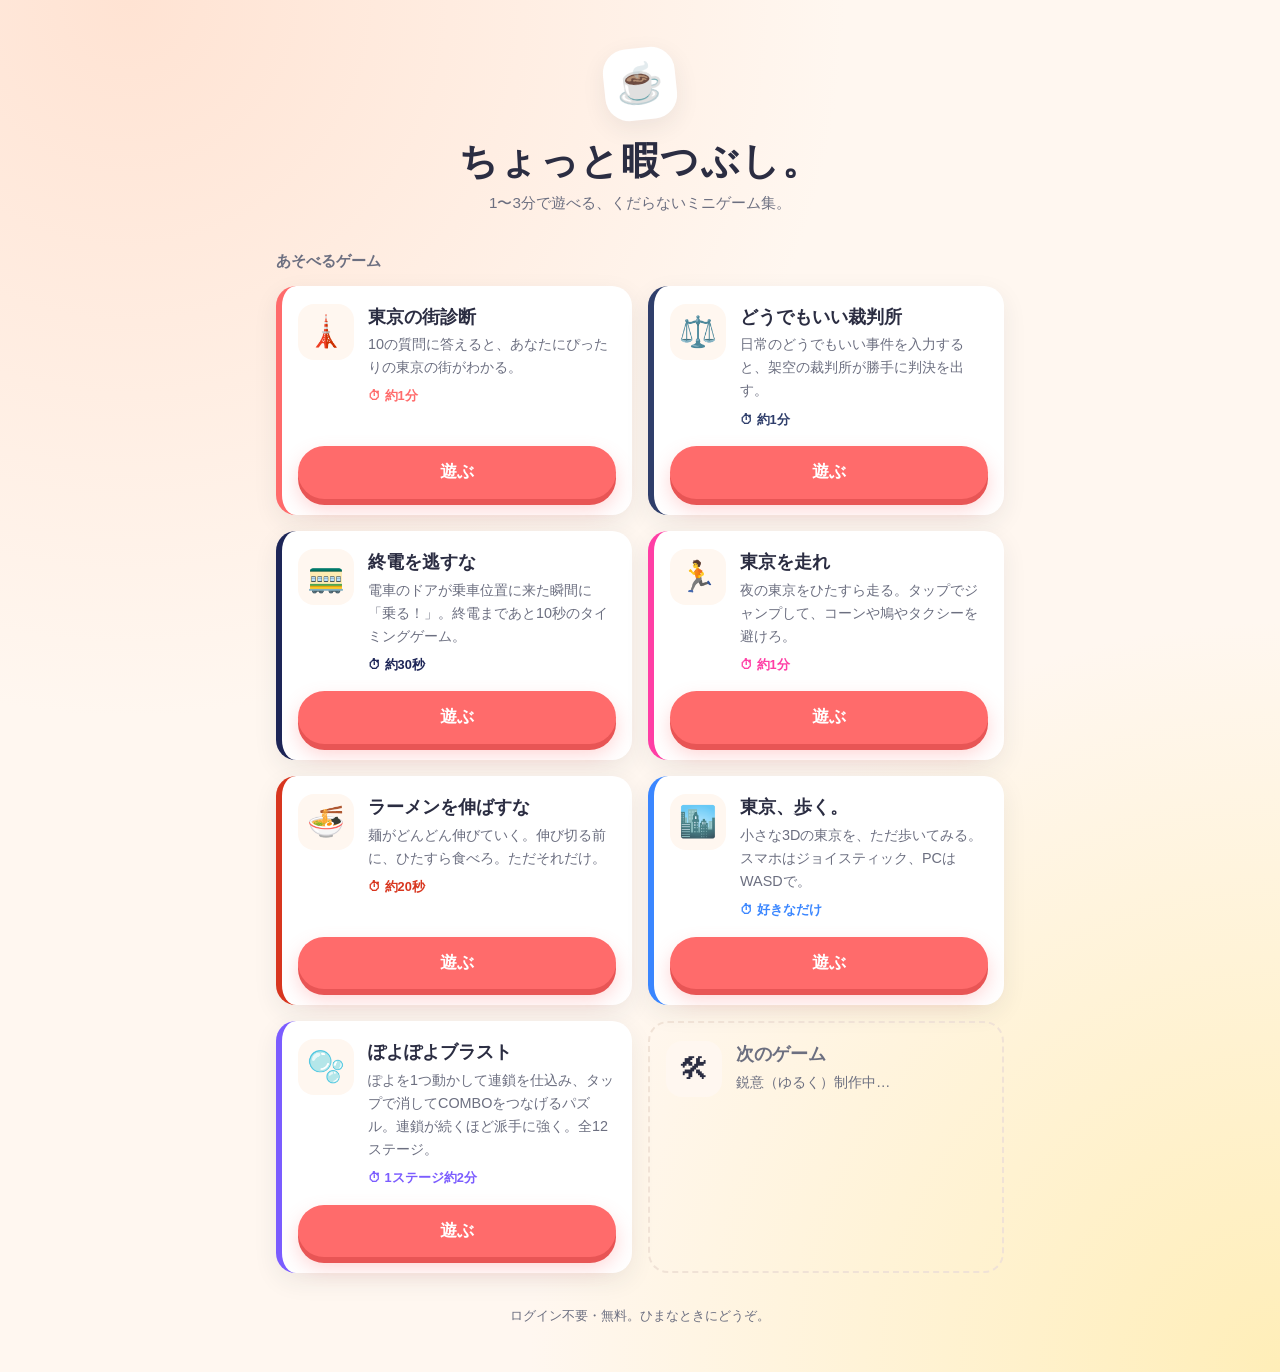
<file: index.html>
<!DOCTYPE html>
<html lang="ja">
<head>
  <meta charset="UTF-8">
  <meta name="viewport" content="width=device-width, initial-scale=1, viewport-fit=cover">
  <meta name="theme-color" content="#ff6b6b">
  <meta name="description" content="1〜3分で遊べる、くだらないミニゲーム集。">
  <title>ちょっと暇つぶし。</title>
  <link rel="icon" href="data:image/svg+xml,<svg xmlns='http://www.w3.org/2000/svg' viewBox='0 0 100 100'><text y='.9em' font-size='90'>☕</text></svg>">
  <link rel="stylesheet" href="assets/common.css">
  <link rel="stylesheet" href="assets/top.css">
</head>
<body>
  <main class="page">
    <header class="top-hero">
      <div class="top-logo" aria-hidden="true">☕</div>
      <h1 class="top-title">ちょっと暇つぶし。</h1>
      <p class="top-sub">1〜3分で遊べる、くだらないミニゲーム集。</p>
    </header>

    <section aria-labelledby="games-title">
      <h2 id="games-title" class="section-title">あそべるゲーム</h2>
      <ul id="game-list" class="game-list"></ul>
      <noscript>
        <p class="disclaimer">このサイトを遊ぶには JavaScript を有効にしてください。</p>
      </noscript>
    </section>

    <footer class="top-footer">
      <p>ログイン不要・無料。ひまなときにどうぞ。</p>
    </footer>
  </main>

  <script src="assets/games.js"></script>
  <script>
    (() => {
      const list = document.getElementById("game-list");

      GAMES.forEach((game, i) => {
        const li = document.createElement("li");
        li.className = "game-card";
        li.style.setProperty("--card-color", game.color);
        li.style.animationDelay = i * 80 + "ms";

        const icon = document.createElement("div");
        icon.className = "game-icon";
        icon.setAttribute("aria-hidden", "true");
        icon.textContent = game.emoji;

        const body = document.createElement("div");
        body.className = "game-body";

        const title = document.createElement("h3");
        title.className = "game-title";
        title.textContent = game.title;

        const desc = document.createElement("p");
        desc.className = "game-desc";
        desc.textContent = game.description;

        const meta = document.createElement("p");
        meta.className = "game-meta";
        meta.textContent = "⏱ " + game.time;

        const play = document.createElement("a");
        play.className = "btn btn-primary game-play";
        play.href = game.href;
        play.textContent = "遊ぶ";
        play.setAttribute("aria-label", game.title + "を遊ぶ");

        body.append(title, desc, meta);
        li.append(icon, body, play);
        list.appendChild(li);
      });

      const soon = document.createElement("li");
      soon.className = "game-card is-soon";
      soon.innerHTML = '<div class="game-icon" aria-hidden="true">🛠</div>' +
        '<div class="game-body"><h3 class="game-title">次のゲーム</h3>' +
        '<p class="game-desc">鋭意（ゆるく）制作中…</p></div>';
      list.appendChild(soon);
    })();
  </script>
</body>
</html>
</file>
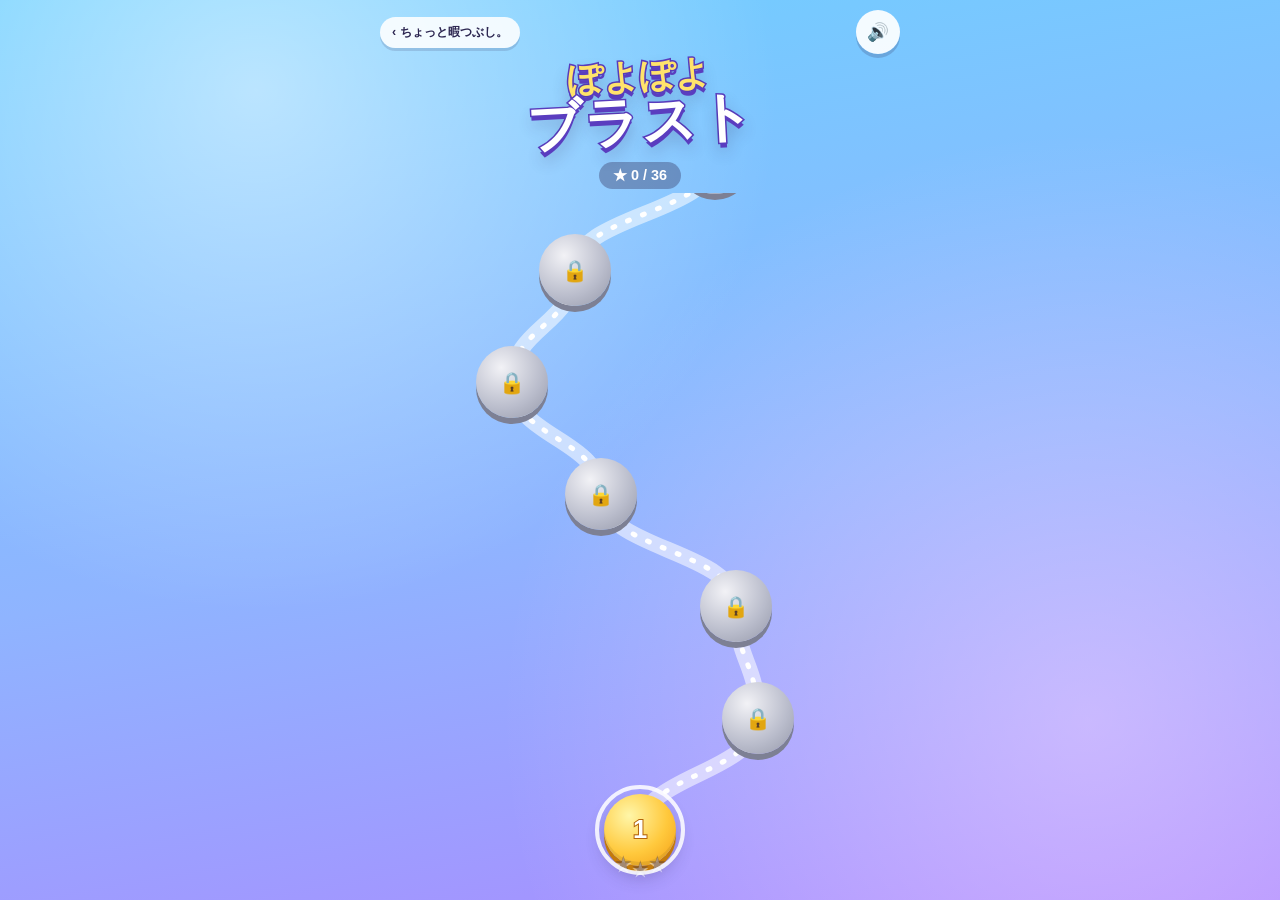
<file: games/blast/index.html>
<!DOCTYPE html>
<html lang="ja">
<head>
  <meta charset="UTF-8">
  <meta name="viewport" content="width=device-width, initial-scale=1, viewport-fit=cover, user-scalable=no">
  <meta name="theme-color" content="#5ec8ff">
  <meta name="description" content="同じ色のぽよをタップして消す、カラフルなパズル。ロケット・ボム・レインボーで、まとめて吹き飛ばそう。">
  <title>ぽよぽよブラスト｜ちょっと暇つぶし。</title>
  <link rel="icon" href="data:image/svg+xml,<svg xmlns='http://www.w3.org/2000/svg' viewBox='0 0 100 100'><text y='.9em' font-size='90'>🫧</text></svg>">
  <link rel="stylesheet" href="style.css">
</head>
<body class="pb-body">
  <div class="pb-app" id="pb-app" data-screen="map">
    <!-- 背景：空と、ふわふわ上がる泡 -->
    <div class="pb-bg" aria-hidden="true">
      <i></i><i></i><i></i><i></i><i></i><i></i><i></i><i></i>
    </div>

    <!-- ===== ステージ選択（マップ） ===== -->
    <section class="pb-map" id="pb-map" aria-label="ステージ選択">
      <header class="pb-topbar">
        <a class="pb-chip" href="../../">‹ ちょっと暇つぶし。</a>
        <button class="pb-icon-btn pb-sound-btn" type="button" aria-label="音のオン・オフ">🔊</button>
      </header>
      <h1 class="pb-logo"><span class="pb-logo-1">ぽよぽよ</span><span class="pb-logo-2">ブラスト</span></h1>
      <p class="pb-total" id="pb-total">★ 0 / 30</p>
      <div class="pb-path-scroll" id="pb-path-scroll">
        <div class="pb-path" id="pb-path">
          <svg class="pb-path-line" id="pb-path-line" aria-hidden="true"></svg>
        </div>
      </div>
    </section>

    <!-- ===== ゲーム ===== -->
    <section class="pb-game" id="pb-game" aria-label="パズル">
      <header class="pb-hud">
        <div class="pb-moves" aria-live="polite">
          <span class="pb-moves-label">手数</span>
          <b class="pb-moves-num" id="pb-moves">20</b>
        </div>
        <div class="pb-goals" id="pb-goals" aria-label="目標"></div>
        <button class="pb-icon-btn pb-pause-btn" id="pb-pause" type="button" aria-label="一時停止">
          <span></span><span></span>
        </button>
      </header>
      <div class="pb-scorebar" aria-hidden="true">
        <div class="pb-scorefill" id="pb-scorefill"></div>
        <i class="pb-scorestar" id="pb-star1">★</i>
        <i class="pb-scorestar" id="pb-star2">★</i>
        <i class="pb-scorestar" id="pb-star3">★</i>
        <span class="pb-scoretext" id="pb-score">0</span>
      </div>
      <div class="pb-board-wrap" id="pb-board-wrap">
        <canvas class="pb-canvas" id="pb-canvas" aria-label="パズルの盤面"></canvas>
      </div>
      <p class="pb-level-label" id="pb-level-label">ステージ 1</p>
    </section>

    <!-- ===== ステージ開始 ===== -->
    <div class="pb-modal" id="pb-start" role="dialog" aria-modal="true" aria-labelledby="pb-start-title">
      <div class="pb-card">
        <button class="pb-close" type="button" data-close aria-label="閉じる">×</button>
        <h2 class="pb-card-title" id="pb-start-title">ステージ 1</h2>
        <p class="pb-card-sub">目標</p>
        <div class="pb-goal-list" id="pb-start-goals"></div>
        <p class="pb-start-moves">手数 <b id="pb-start-moves">20</b></p>
        <p class="pb-tip" id="pb-start-tip"></p>
        <div class="pb-start-stars" id="pb-start-stars"></div>
        <button class="pb-btn pb-btn-go" id="pb-start-go" type="button">スタート</button>
      </div>
    </div>

    <!-- ===== クリア ===== -->
    <div class="pb-modal" id="pb-win" role="dialog" aria-modal="true" aria-labelledby="pb-win-title">
      <div class="pb-card pb-card-win">
        <div class="pb-ribbon" id="pb-win-title">ステージクリア！</div>
        <div class="pb-stars" id="pb-win-stars">
          <i class="pb-star" data-n="1">★</i><i class="pb-star pb-star-mid" data-n="2">★</i><i class="pb-star" data-n="3">★</i>
        </div>
        <p class="pb-win-score"><span>SCORE</span><b id="pb-win-score">0</b></p>
        <p class="pb-win-best" id="pb-win-best"></p>
        <button class="pb-btn pb-btn-go" id="pb-win-next" type="button">つぎへ ▶</button>
        <div class="pb-btn-row">
          <button class="pb-btn pb-btn-sub" id="pb-win-retry" type="button">もう一度</button>
          <button class="pb-btn pb-btn-sub" id="pb-win-map" type="button">マップ</button>
        </div>
      </div>
    </div>

    <!-- ===== 手数切れ ===== -->
    <div class="pb-modal" id="pb-lose" role="dialog" aria-modal="true" aria-labelledby="pb-lose-title">
      <div class="pb-card">
        <h2 class="pb-card-title" id="pb-lose-title">手数がなくなった…</h2>
        <p class="pb-card-sub">のこりの目標</p>
        <div class="pb-goal-list" id="pb-lose-goals"></div>
        <button class="pb-btn pb-btn-plus" id="pb-lose-continue" type="button">＋5手でつづける <small>（1回だけ）</small></button>
        <button class="pb-btn pb-btn-go" id="pb-lose-retry" type="button">もう一度</button>
        <button class="pb-btn pb-btn-sub pb-btn-wide" id="pb-lose-map" type="button">マップへ</button>
      </div>
    </div>

    <!-- ===== 一時停止 ===== -->
    <div class="pb-modal" id="pb-pausemenu" role="dialog" aria-modal="true" aria-labelledby="pb-pause-title">
      <div class="pb-card">
        <h2 class="pb-card-title" id="pb-pause-title">ひとやすみ</h2>
        <button class="pb-btn pb-btn-go" id="pb-resume" type="button">つづける</button>
        <button class="pb-btn pb-btn-sub pb-btn-wide" id="pb-restart" type="button">やりなおす</button>
        <button class="pb-btn pb-btn-sub pb-btn-wide" id="pb-tomap" type="button">マップへ</button>
        <button class="pb-btn pb-btn-sub pb-btn-wide pb-sound-btn" type="button">🔊 音：オン</button>
      </div>
    </div>

    <!-- 画面切りかえの丸いワイプ -->
    <div class="pb-wipe" id="pb-wipe" aria-hidden="true"></div>
  </div>

  <script src="engine.js"></script>
  <script src="levels.js"></script>
  <script src="app.js"></script>
</body>
</html>
</file>
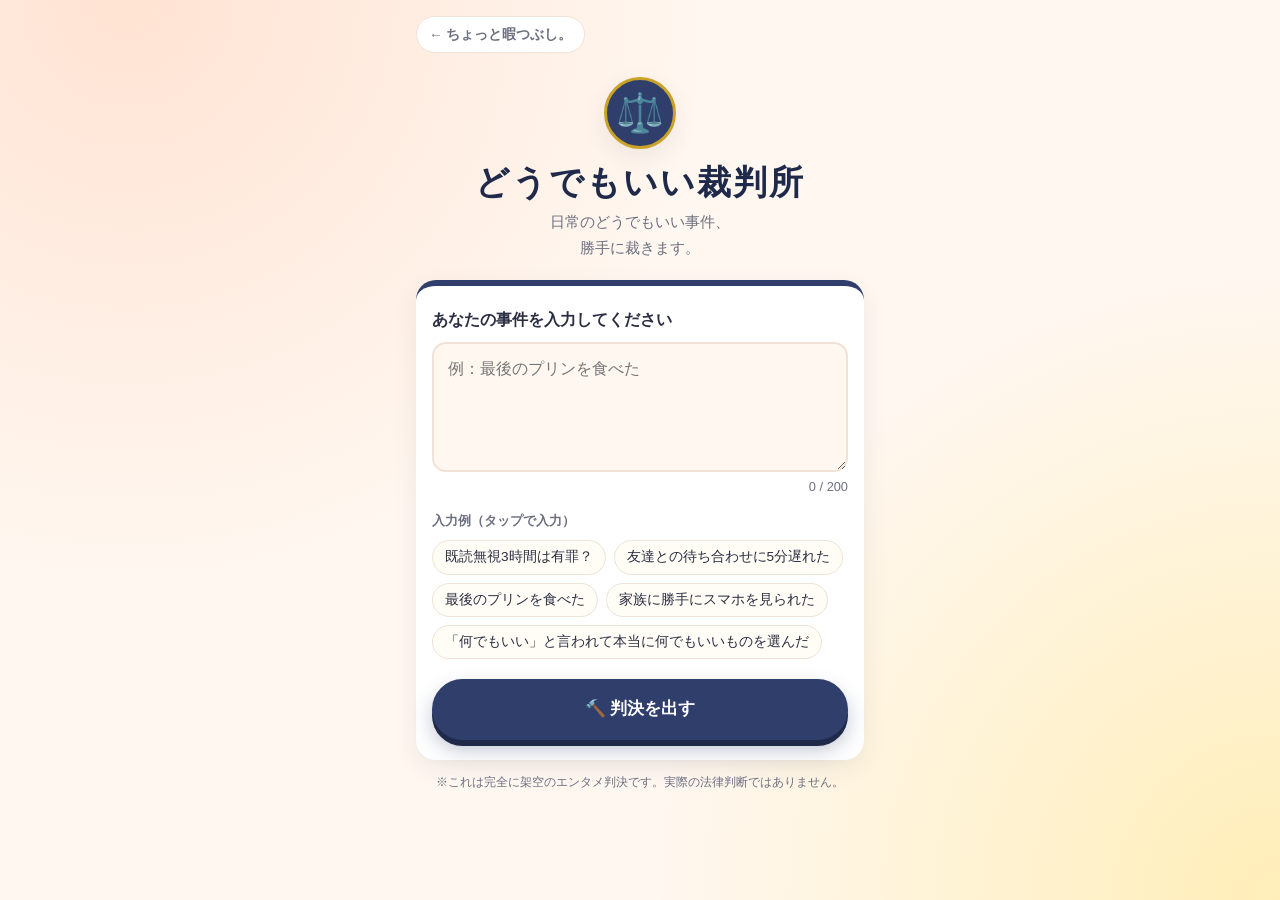
<file: games/court/index.html>
<!DOCTYPE html>
<html lang="ja">
<head>
  <meta charset="UTF-8">
  <meta name="viewport" content="width=device-width, initial-scale=1, viewport-fit=cover">
  <meta name="theme-color" content="#2f3e6b">
  <meta name="description" content="日常のどうでもいい事件を入力すると、架空の裁判所が勝手に判決を出してくれるミニゲーム。">
  <title>どうでもいい裁判所｜ちょっと暇つぶし。</title>
  <link rel="icon" href="data:image/svg+xml,<svg xmlns='http://www.w3.org/2000/svg' viewBox='0 0 100 100'><text y='.9em' font-size='90'>⚖️</text></svg>">
  <link rel="stylesheet" href="../../assets/common.css">
  <link rel="stylesheet" href="style.css">
</head>
<body>
  <main class="page">
    <nav class="site-nav" aria-label="サイト">
      <a href="../../">← ちょっと暇つぶし。</a>
    </nav>

    <!-- 入力画面 -->
    <section id="screen-input" class="screen is-active" aria-labelledby="court-title">
      <header class="court-hero">
        <div class="court-emblem" aria-hidden="true">⚖️</div>
        <h1 id="court-title" class="court-title">どうでもいい裁判所</h1>
        <p class="court-sub">日常のどうでもいい事件、<br>勝手に裁きます。</p>
      </header>

      <form id="case-form" class="case-card" novalidate>
        <label for="case-text" class="case-label">あなたの事件を入力してください</label>
        <textarea id="case-text" class="case-text" rows="4" maxlength="200"
          placeholder="例：最後のプリンを食べた"></textarea>
        <div class="case-meta">
          <p id="case-error" class="case-error" role="alert"></p>
          <p class="case-count"><span id="case-count">0</span> / 200</p>
        </div>

        <p class="examples-label">入力例（タップで入力）</p>
        <ul id="examples" class="examples"></ul>

        <button id="btn-judge" class="btn btn-court" type="submit">🔨 判決を出す</button>
      </form>

      <p class="disclaimer">※これは完全に架空のエンタメ判決です。実際の法律判断ではありません。</p>
    </section>

    <!-- 審理中画面 -->
    <section id="screen-loading" class="screen" aria-live="polite">
      <div class="loading">
        <div class="loading-gavel" aria-hidden="true">🔨</div>
        <p class="loading-title">静粛に！</p>
        <p class="loading-text">ただいま審理中です…</p>
      </div>
    </section>

    <!-- 判決画面 -->
    <section id="screen-result" class="screen" aria-live="polite">
      <article id="verdict-card" class="verdict-card">
        <header class="verdict-head">
          <p id="v-caseno" class="verdict-caseno"></p>
          <h2 class="verdict-title">判　決</h2>
        </header>

        <dl class="verdict-facts">
          <div><dt>事件名</dt><dd id="v-case"></dd></div>
          <div><dt>被告</dt><dd id="v-defendant"></dd></div>
          <div><dt>罪名</dt><dd id="v-crime"></dd></div>
        </dl>

        <div class="verdict-stamp-wrap">
          <p id="v-stamp" class="verdict-stamp"></p>
        </div>

        <div class="guilt">
          <div class="guilt-head">
            <span>有罪度</span>
            <span class="guilt-num"><span id="v-guilt">0</span>%</span>
          </div>
          <div class="guilt-bar" role="progressbar" aria-valuemin="0" aria-valuemax="100" aria-valuenow="0" aria-label="有罪度">
            <div id="v-guilt-fill" class="guilt-fill"></div>
          </div>
          <div class="guilt-scale" aria-hidden="true"><span>無罪</span><span>グレー</span><span>有罪</span></div>
        </div>

        <section class="verdict-block">
          <h3>主文</h3>
          <p id="v-main"></p>
        </section>

        <section class="verdict-block">
          <h3>判決理由</h3>
          <ol id="v-reasons" class="verdict-reasons"></ol>
        </section>

        <section class="judge-comment">
          <div class="judge-face" aria-hidden="true">🦉</div>
          <div class="judge-bubble">
            <p class="judge-name">裁判長からの一言</p>
            <p id="v-comment"></p>
          </div>
        </section>
      </article>

      <div class="result-actions">
        <button id="btn-share" class="btn btn-court" type="button">この判決をシェアする</button>
        <button id="btn-again" class="btn btn-secondary" type="button">別の事件を裁く</button>
        <a class="btn btn-secondary" href="../../">ほかのゲームで遊ぶ</a>
      </div>

      <p class="disclaimer">※これは完全に架空のエンタメ判決です。実際の法律判断ではありません。</p>
      <p id="share-toast" class="toast" role="status"></p>
    </section>
  </main>

  <script src="../../assets/share.js"></script>
  <script src="rules.js"></script>
  <script src="judge.js"></script>
  <script src="app.js"></script>
</body>
</html>
</file>
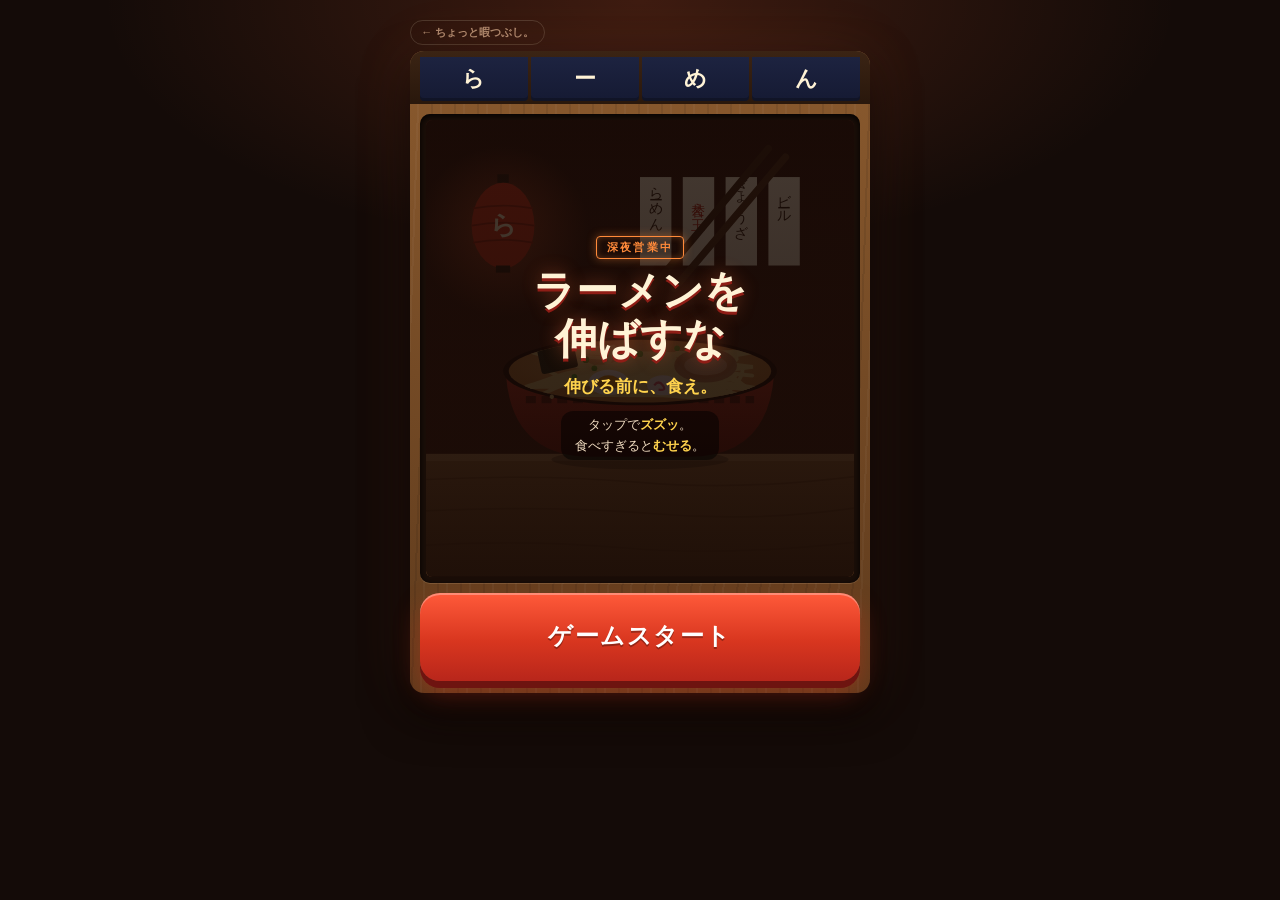
<file: games/ramen/index.html>
<!DOCTYPE html>
<html lang="ja">
<head>
  <meta charset="UTF-8">
  <meta name="viewport" content="width=device-width, initial-scale=1, viewport-fit=cover">
  <meta name="theme-color" content="#140b08">
  <meta name="description" content="ラーメンの麺がどんどん伸びる。伸び切る前に、ひたすら食べる。ただそれだけのミニゲーム。">
  <title>ラーメンを伸ばすな｜ちょっと暇つぶし。</title>
  <link rel="icon" href="data:image/svg+xml,<svg xmlns='http://www.w3.org/2000/svg' viewBox='0 0 100 100'><text y='.9em' font-size='90'>🍜</text></svg>">
  <link rel="stylesheet" href="../../assets/common.css">
  <link rel="stylesheet" href="style.css">
</head>
<body>
  <main class="ramen-app" id="app" data-state="start">
    <nav class="site-nav" aria-label="サイト">
      <a href="../../">← ちょっと暇つぶし。</a>
    </nav>

    <div class="shop">
      <!-- 暖簾 -->
      <header class="noren">
        <h1 class="sr-only" id="game-title">ラーメンを伸ばすな</h1>
        <span class="noren-cloth" aria-hidden="true">ら</span>
        <span class="noren-cloth" aria-hidden="true">ー</span>
        <span class="noren-cloth" aria-hidden="true">め</span>
        <span class="noren-cloth" aria-hidden="true">ん</span>
      </header>

      <!-- 木枠のゲーム画面 -->
      <div class="frame">
        <div class="screen" id="screen">
          <svg class="scene" id="scene" viewBox="0 0 300 320" preserveAspectRatio="xMidYMid slice" aria-hidden="true">
            <defs>
              <linearGradient id="wall" x1="0" y1="0" x2="0" y2="1">
                <stop offset="0" stop-color="#2a130d"/>
                <stop offset="1" stop-color="#4a2216"/>
              </linearGradient>
              <radialGradient id="lantern-glow">
                <stop offset="0" stop-color="#ff6a3a" stop-opacity="0.55"/>
                <stop offset="1" stop-color="#ff6a3a" stop-opacity="0"/>
              </radialGradient>
              <linearGradient id="wood" x1="0" y1="0" x2="0" y2="1">
                <stop offset="0" stop-color="#b9824a"/>
                <stop offset="1" stop-color="#8a5a2e"/>
              </linearGradient>
              <linearGradient id="bowl" x1="0" y1="0" x2="0" y2="1">
                <stop offset="0" stop-color="#d23a2a"/>
                <stop offset="1" stop-color="#8f1d16"/>
              </linearGradient>
              <radialGradient id="soup" cx="0.5" cy="0.4">
                <stop offset="0" stop-color="#f2c27a"/>
                <stop offset="1" stop-color="#cf8a42"/>
              </radialGradient>
              <clipPath id="bowl-top"><ellipse cx="150" cy="176" rx="92" ry="22"/></clipPath>
            </defs>

            <!-- 壁・お品書き・提灯 -->
            <rect width="300" height="240" fill="url(#wall)"/>
            <g class="menu-tags">
              <rect x="150" y="40" width="22" height="62" fill="#f4ecd6"/><text x="161" y="56" font-size="10" text-anchor="middle" writing-mode="tb" fill="#2a1a10">らーめん</text>
              <rect x="180" y="40" width="22" height="62" fill="#f4ecd6"/><text x="191" y="56" font-size="10" text-anchor="middle" writing-mode="tb" fill="#b8261b">替え玉</text>
              <rect x="210" y="40" width="22" height="62" fill="#f4ecd6"/><text x="221" y="56" font-size="10" text-anchor="middle" writing-mode="tb" fill="#2a1a10">ぎょうざ</text>
              <rect x="240" y="40" width="22" height="62" fill="#f4ecd6"/><text x="251" y="56" font-size="10" text-anchor="middle" writing-mode="tb" fill="#2a1a10">ビール</text>
            </g>
            <circle cx="54" cy="78" r="60" fill="url(#lantern-glow)" class="lantern-glow"/>
            <g class="lantern">
              <rect x="50" y="38" width="8" height="6" fill="#2a1a10"/>
              <ellipse cx="54" cy="74" rx="22" ry="30" fill="#d8361f"/>
              <path d="M33 62 Q54 58 75 62 M32 74 Q54 70 76 74 M33 86 Q54 82 75 86" stroke="#9d2414" stroke-width="1.2" fill="none"/>
              <text x="54" y="80" font-size="18" font-weight="800" text-anchor="middle" fill="#fff3d0">ら</text>
              <rect x="49" y="102" width="10" height="5" fill="#2a1a10"/>
            </g>

            <!-- カウンター -->
            <rect x="0" y="236" width="300" height="84" fill="url(#wood)"/>
            <path d="M0 252 Q80 248 150 254 T300 250 M0 274 Q90 270 160 276 T300 272 M0 298 Q70 294 140 300 T300 296" stroke="#7a4c24" stroke-width="1.2" fill="none" opacity="0.6"/>
            <rect x="0" y="234" width="300" height="5" fill="#d9a46a"/>

            <!-- どんぶり -->
            <g class="bowl" id="bowl">
              <ellipse cx="150" cy="238" rx="62" ry="7" fill="#000" opacity="0.3"/>
              <path d="M56 178 Q60 236 116 236 L184 236 Q240 236 244 178 Z" fill="url(#bowl)"/>
              <path d="M70 196 L230 196" stroke="#1a0b08" stroke-width="5" stroke-dasharray="7 4" opacity="0.55"/>
              <ellipse cx="150" cy="176" rx="96" ry="24" fill="#1a0b08"/>
              <ellipse cx="150" cy="176" rx="92" ry="22" fill="url(#soup)"/>
              <g clip-path="url(#bowl-top)">
                <g id="bowl-noodles" class="bowl-noodles"></g>
                <!-- 具 -->
                <rect x="78" y="146" width="26" height="30" rx="2" fill="#1d2a1a" transform="rotate(-12 91 161)"/>
                <ellipse cx="196" cy="172" rx="22" ry="12" fill="#c98a5a"/>
                <ellipse cx="196" cy="172" rx="15" ry="7" fill="#e7b48a"/>
                <ellipse cx="128" cy="184" rx="14" ry="9" fill="#fff"/>
                <ellipse cx="128" cy="184" rx="8" ry="5" fill="#f2a01e"/>
                <ellipse cx="166" cy="186" rx="11" ry="7" fill="#fbf4f4"/>
                <path d="M160 186 q3 -4 6 0 t-3 3" stroke="#e8577a" stroke-width="1.6" fill="none"/>
                <g fill="#5fae3b"><circle cx="112" cy="168" r="2.4"/><circle cx="118" cy="174" r="2"/><circle cx="150" cy="164" r="2.2"/><circle cx="176" cy="160" r="2"/><circle cx="104" cy="180" r="2"/></g>
              </g>
            </g>

            <!-- 伸びてあふれた麺（どんぶりのふちから垂れて、カウンターに広がる） -->
            <g id="overflow" class="overflow"></g>

            <!-- 湯気 -->
            <g class="steam" id="steam">
              <path d="M120 150 q-8 -14 0 -26 t0 -26" />
              <path d="M150 146 q-8 -14 0 -26 t0 -26" />
              <path d="M180 150 q-8 -14 0 -26 t0 -26" />
            </g>

            <!-- 箸と持ち上げた麺 -->
            <g class="chopsticks" id="chopsticks">
              <g class="lifted">
                <path d="M164 112 q-6 20 0 34 t0 30" />
                <path d="M170 112 q6 20 0 34 t0 30" />
                <path d="M176 112 q-5 20 0 34 t0 30" />
              </g>
              <path d="M240 20 L160 116" stroke="#3b2414" stroke-width="5" stroke-linecap="round"/>
              <path d="M252 26 L174 118" stroke="#4a2e1a" stroke-width="5" stroke-linecap="round"/>
            </g>
          </svg>

          <!-- HUD -->
          <div class="hud">
            <div class="gauge">
              <p class="gauge-head"><span>伸び具合</span><span class="gauge-num"><span id="stretch-num">0</span>%</span></p>
              <div class="gauge-bar" role="progressbar" aria-label="麺の伸び具合" aria-valuemin="0" aria-valuemax="100" aria-valuenow="0" id="gauge-bar">
                <div class="gauge-fill" id="gauge-fill"></div>
              </div>
            </div>
            <p class="score"><span class="score-label">SCORE</span><span id="score">0</span></p>
          </div>
          <p class="mood" id="mood" role="status"></p>
          <div class="pops" id="pops" aria-hidden="true"></div>
          <p class="countdown" id="countdown" aria-hidden="true"></p>

          <!-- タイトル -->
          <section class="overlay overlay-start" aria-labelledby="game-title">
            <p class="ov-kicker">深夜営業中</p>
            <p class="ov-title">ラーメンを<br>伸ばすな</p>
            <p class="ov-lead">伸びる前に、食え。</p>
            <p class="ov-hint">タップで<b>ズズッ</b>。<br>食べすぎると<b>むせる</b>。</p>
          </section>

          <!-- 結果 -->
          <section class="overlay overlay-result" aria-live="polite">
            <div class="result">
              <p class="r-title">🍜 のびました。</p>
              <p class="r-score"><span id="result-score">0</span><small>POINT</small></p>
              <p class="r-eaten">麺を<b><span id="result-eaten">0</span>%</b>食べました。</p>
              <p class="r-extra" id="result-extra"></p>
              <p class="r-quip" id="result-quip"></p>
            </div>
          </section>
        </div>
      </div>

      <!-- 操作 -->
      <div class="counter-deck">
        <button id="btn-start" class="ramen-btn btn-start" type="button">ゲームスタート</button>
        <button id="btn-eat" class="ramen-btn btn-eat" type="button">
          <span class="mouth-fill" id="mouth-fill" aria-hidden="true"></span>
          <span class="eat-label" id="eat-label">🍜 食べる！</span>
        </button>
        <button id="btn-retry" class="ramen-btn btn-retry" type="button" disabled>もう一回食べる</button>
      </div>
    </div>

    <div class="sub-actions">
      <a id="btn-share-x" class="sub-btn btn-x" href="#" target="_blank" rel="noopener">𝕏 結果をシェア</a>
      <button id="btn-share-native" class="sub-btn" type="button" hidden>ほかのアプリでシェア</button>
      <a class="sub-btn" href="../../">ほかのゲームで遊ぶ</a>
    </div>
  </main>

  <script src="engine.js"></script>
  <script src="app.js"></script>
</body>
</html>
</file>
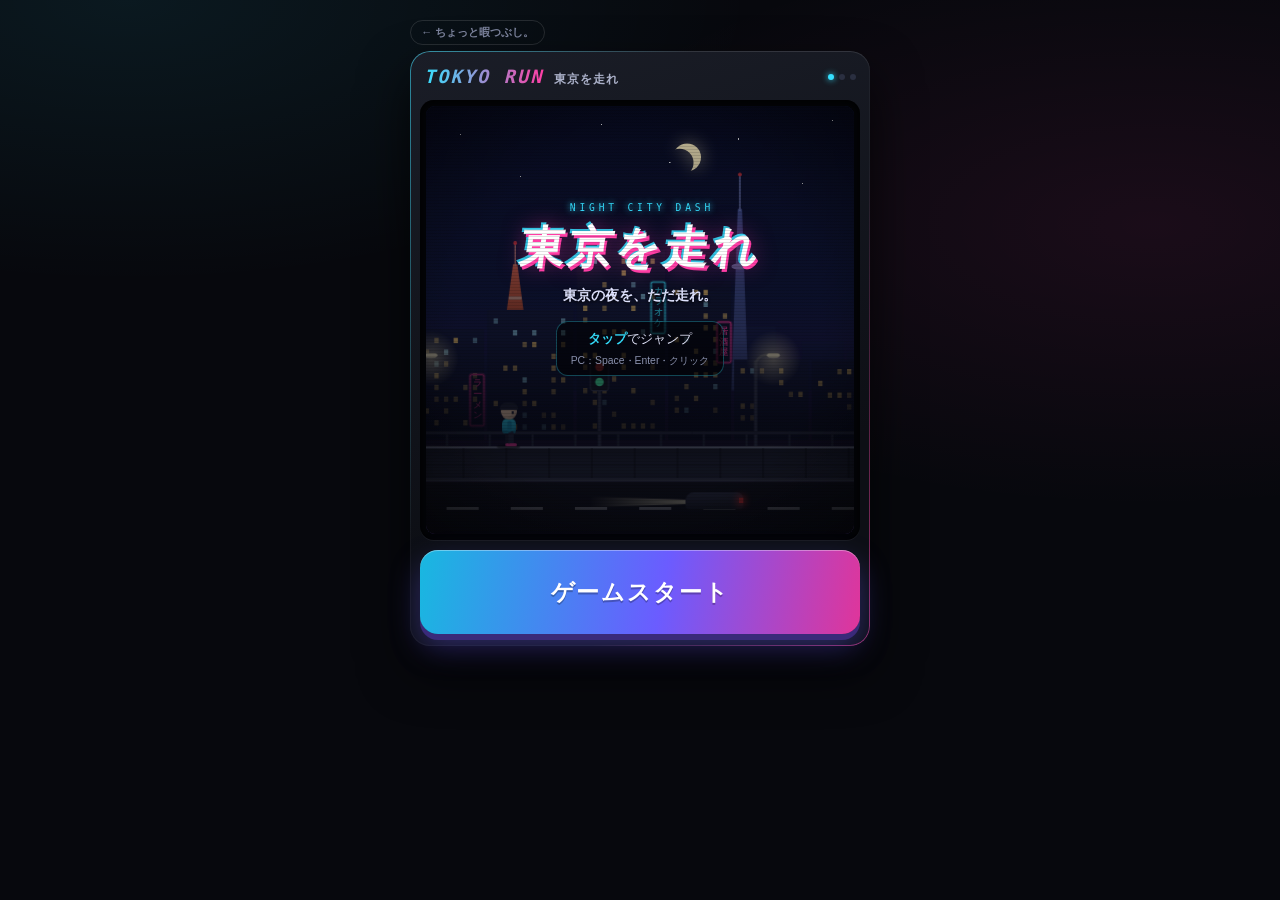
<file: games/tokyo-run/index.html>
<!DOCTYPE html>
<html lang="ja">
<head>
  <meta charset="UTF-8">
  <meta name="viewport" content="width=device-width, initial-scale=1, viewport-fit=cover">
  <meta name="theme-color" content="#07080d">
  <meta name="description" content="夜の東京をひたすら走る。タップでジャンプして、コーンや鳩やタクシーを避ける横スクロールアクション。">
  <title>東京を走れ｜ちょっと暇つぶし。</title>
  <link rel="icon" href="data:image/svg+xml,<svg xmlns='http://www.w3.org/2000/svg' viewBox='0 0 100 100'><text y='.9em' font-size='90'>🏃</text></svg>">
  <link rel="stylesheet" href="../../assets/common.css">
  <link rel="stylesheet" href="style.css">
</head>
<body>
  <main class="run-app" id="app" data-state="start">
    <nav class="site-nav" aria-label="サイト">
      <a href="../../">← ちょっと暇つぶし。</a>
    </nav>

    <div class="machine">
      <!-- ヘッダー -->
      <header class="machine-head">
        <h1 class="machine-title" id="game-title"><span class="mt-en">TOKYO RUN</span><span class="mt-ja">東京を走れ</span></h1>
        <span class="machine-dots" aria-hidden="true"><i></i><i></i><i></i></span>
      </header>

      <!-- ゲーム画面 -->
      <div class="screen-frame">
        <div class="screen" id="screen">
          <div class="world" id="world" aria-hidden="true">
            <div class="sky">
              <div class="stars"></div>
              <div class="moon"></div>
            </div>
            <div class="layer layer-far" id="layer-far"></div>
            <div class="layer layer-mid" id="layer-mid"></div>
            <div class="street-shade"></div>
            <div class="layer layer-near" id="layer-near"></div>
            <div class="sidewalk"><div class="sidewalk-tiles" id="sidewalk"></div></div>
            <div class="road">
              <div class="road-lines" id="road-lines"></div>
              <div class="car" id="car"><i class="car-light"></i><i class="car-body"></i><i class="car-tail"></i></div>
            </div>
            <div class="obstacles" id="obstacles"></div>
            <div class="runner" id="runner">
              <div class="runner-shadow"></div>
              <div class="runner-body">
                <i class="leg leg-back"></i>
                <i class="arm arm-back"></i>
                <i class="torso"></i>
                <i class="leg leg-front"></i>
                <i class="head"></i>
                <i class="arm arm-front"></i>
              </div>
            </div>
            <div class="fx" id="fx"></div>
          </div>

          <!-- HUD -->
          <div class="hud" aria-hidden="true">
            <p class="hud-score"><span class="hud-label">SCORE</span><span id="hud-score">0000</span></p>
            <p class="hud-dist"><span id="hud-dist">0</span>m</p>
          </div>
          <p class="speed-up" id="speed-up" aria-hidden="true">SPEED UP!</p>
          <p class="countdown" id="countdown" aria-hidden="true"></p>
          <div class="crash-flash" aria-hidden="true"></div>

          <!-- 画面内：タイトル -->
          <section class="overlay overlay-start" aria-labelledby="game-title">
            <p class="ov-kicker">NIGHT CITY DASH</p>
            <p class="ov-title">東京を走れ</p>
            <p class="ov-lead">東京の夜を、ただ走れ。</p>
            <p class="ov-hint">
              <span><b>タップ</b>でジャンプ</span>
              <span class="ov-pc">PC：Space・Enter・クリック</span>
            </p>
          </section>

          <!-- 画面内：一時停止 -->
          <section class="overlay overlay-pause">
            <p class="ov-title small">PAUSE</p>
            <p class="ov-lead">まもなく再開します</p>
          </section>

          <!-- 画面内：結果 -->
          <section class="overlay overlay-result" aria-live="polite">
            <div class="result" id="result">
              <p class="r-over">GAME OVER</p>
              <p class="r-dist">東京を<br><b><span id="result-dist">0</span>m</b><br>走りました。</p>
              <p class="r-score"><span class="r-label">SCORE</span><span id="result-score">0</span></p>
              <p class="r-quip" id="result-quip"></p>
            </div>
          </section>

          <div class="scanlines" aria-hidden="true"></div>
        </div>
      </div>

      <!-- 操作エリア -->
      <div class="controls">
        <button id="btn-start" class="run-btn btn-start" type="button">ゲームスタート</button>
        <p class="tap-zone" aria-hidden="true"><span>TAP TO JUMP</span></p>
        <button id="btn-retry" class="run-btn btn-retry" type="button" disabled>もう一回走る</button>
      </div>
    </div>

    <!-- 結果画面のサブボタン -->
    <div class="sub-actions">
      <a id="btn-share-x" class="sub-btn btn-x" href="#" target="_blank" rel="noopener">𝕏 結果をシェア</a>
      <button id="btn-share-native" class="sub-btn" type="button" hidden>ほかのアプリでシェア</button>
      <a class="sub-btn" href="../../">ほかのゲームで遊ぶ</a>
    </div>

    <p class="sr-only" id="sr-status" role="status"></p>
  </main>

  <script src="engine.js"></script>
  <script src="app.js"></script>
</body>
</html>
</file>
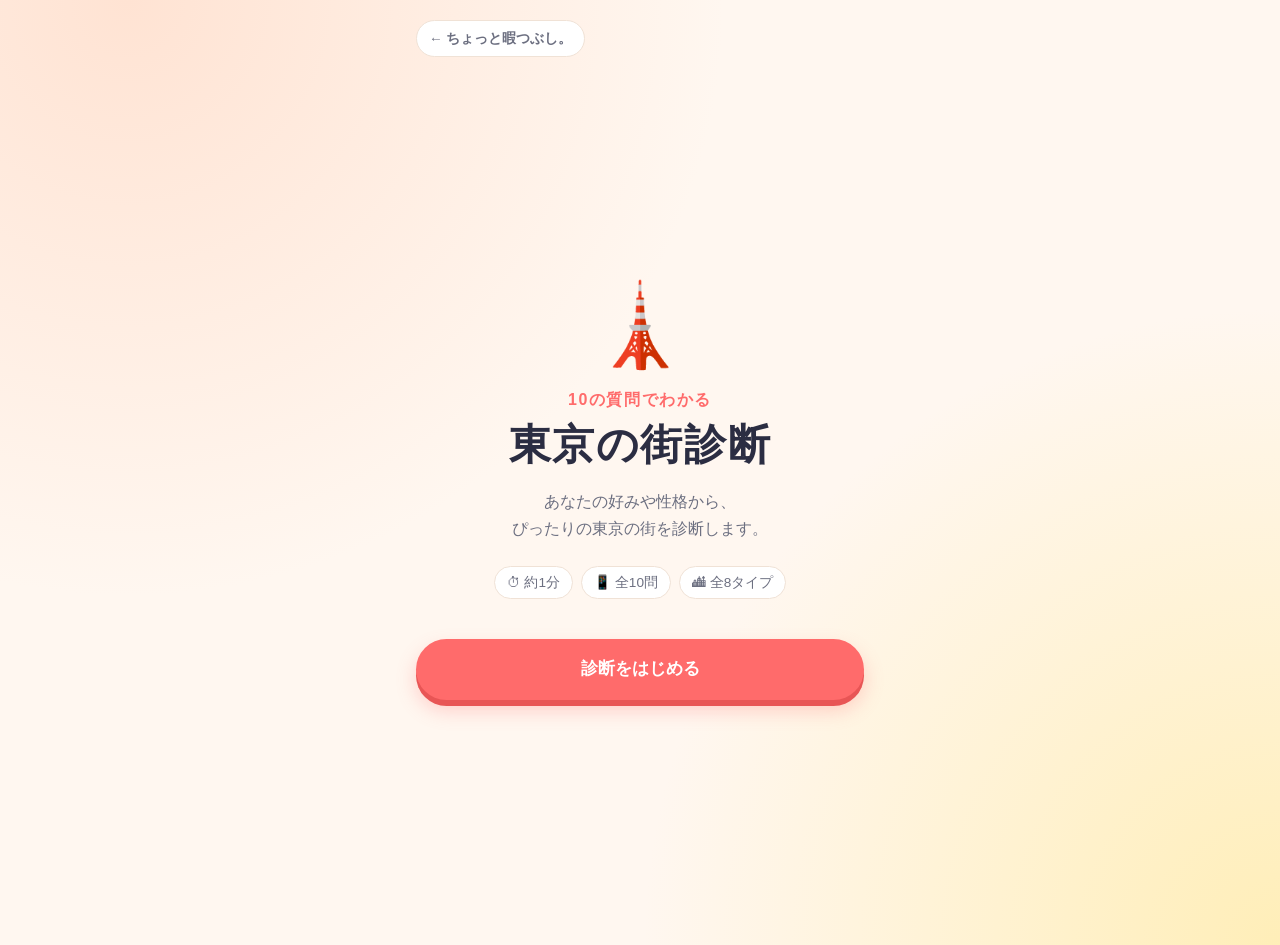
<file: games/tokyo-town/index.html>
<!DOCTYPE html>
<html lang="ja">
<head>
  <meta charset="UTF-8">
  <meta name="viewport" content="width=device-width, initial-scale=1, viewport-fit=cover">
  <meta name="theme-color" content="#ff6b6b">
  <meta name="description" content="10問の質問に答えて、あなたにぴったりの東京の街を診断します。">
  <title>東京の街診断</title>
  <link rel="icon" href="data:image/svg+xml,<svg xmlns='http://www.w3.org/2000/svg' viewBox='0 0 100 100'><text y='.9em' font-size='90'>🗼</text></svg>">
  <link rel="stylesheet" href="style.css">
</head>
<body>
  <main class="app">
    <nav class="game-back" aria-label="サイト">
      <a href="../../">← ちょっと暇つぶし。</a>
    </nav>

    <!-- スタート画面 -->
    <section id="screen-start" class="screen is-active" aria-labelledby="start-title">
      <div class="hero">
        <div class="hero-emoji" aria-hidden="true">🗼</div>
        <p class="hero-sub">10の質問でわかる</p>
        <h1 id="start-title" class="hero-title">東京の街診断</h1>
        <p class="hero-text">
          あなたの好みや性格から、<br>
          ぴったりの東京の街を診断します。
        </p>
        <ul class="hero-tags" aria-label="特徴">
          <li>⏱ 約1分</li>
          <li>📱 全10問</li>
          <li>🏙 全8タイプ</li>
        </ul>
      </div>
      <button id="btn-start" class="btn btn-primary" type="button">診断をはじめる</button>
    </section>

    <!-- 質問画面 -->
    <section id="screen-question" class="screen" aria-live="polite">
      <header class="q-header">
        <button id="btn-back" class="btn-back" type="button" aria-label="前の質問に戻る">←</button>
        <div class="progress">
          <div class="progress-label"><span id="q-number">1</span> / <span id="q-total">10</span></div>
          <div class="progress-bar" role="progressbar" aria-valuemin="0" aria-valuemax="100" aria-valuenow="0">
            <div id="progress-fill" class="progress-fill"></div>
          </div>
        </div>
      </header>
      <div id="q-card" class="q-card">
        <p class="q-label">Q<span id="q-label-num">1</span></p>
        <h2 id="q-text" class="q-text"></h2>
        <div id="q-options" class="q-options"></div>
      </div>
    </section>

    <!-- 診断中画面 -->
    <section id="screen-loading" class="screen" aria-live="polite">
      <div class="loading">
        <div class="loading-train" aria-hidden="true">🚃</div>
        <p class="loading-text">あなたにぴったりの街を<br>探しています…</p>
      </div>
    </section>

    <!-- 結果画面 -->
    <section id="screen-result" class="screen" aria-live="polite">
      <div id="result-card" class="result-card">
        <p class="result-pre">あなたは…</p>
        <div id="result-emoji" class="result-emoji" aria-hidden="true"></div>
        <h2 class="result-type"><span id="result-type"></span>タイプ</h2>
        <p class="result-town-label">おすすめの街</p>
        <p id="result-town" class="result-town"></p>
        <p id="result-catch" class="result-catch"></p>
        <p id="result-desc" class="result-desc"></p>

        <div class="result-block">
          <h3>こんな街</h3>
          <ul id="result-features" class="result-features"></ul>
        </div>

        <div class="result-block">
          <h3>相性のいい街</h3>
          <p id="result-sub" class="result-sub"></p>
        </div>
      </div>

      <div class="result-actions">
        <button id="btn-share" class="btn btn-primary" type="button">結果をシェア</button>
        <button id="btn-retry" class="btn btn-secondary" type="button">もう一度診断する</button>
        <a class="btn btn-secondary" href="../../">ほかのゲームで遊ぶ</a>
      </div>
      <p id="share-toast" class="toast" role="status"></p>
    </section>
  </main>

  <script src="data.js"></script>
  <script src="app.js"></script>
</body>
</html>
</file>
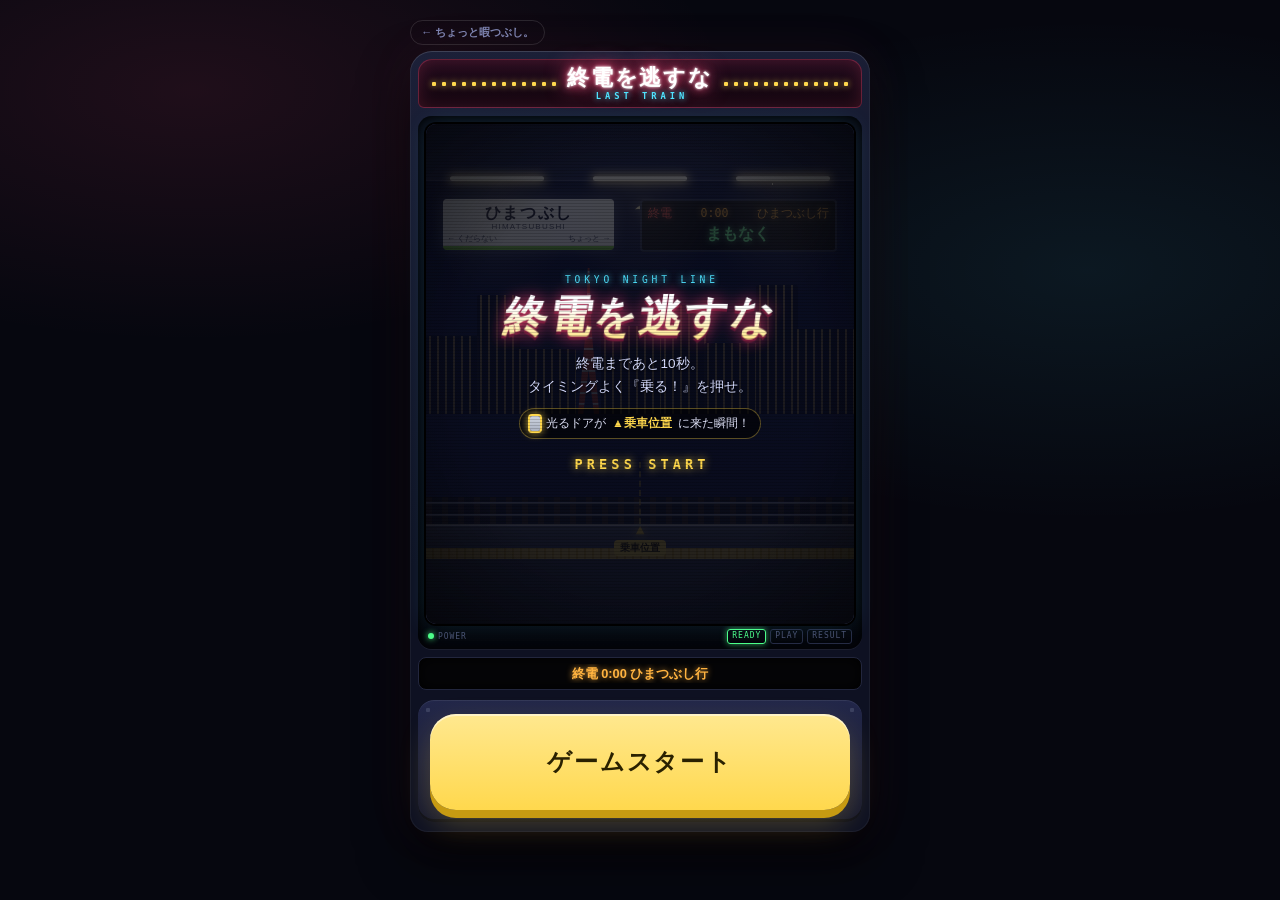
<file: games/train/index.html>
<!DOCTYPE html>
<html lang="ja">
<head>
  <meta charset="UTF-8">
  <meta name="viewport" content="width=device-width, initial-scale=1, viewport-fit=cover">
  <meta name="theme-color" content="#06070f">
  <meta name="description" content="終電まであと10秒。電車のドアが乗車位置に来た瞬間に「乗る！」を押すタイミングゲーム。">
  <title>終電を逃すな｜ちょっと暇つぶし。</title>
  <link rel="icon" href="data:image/svg+xml,<svg xmlns='http://www.w3.org/2000/svg' viewBox='0 0 100 100'><text y='.9em' font-size='90'>🚃</text></svg>">
  <link rel="stylesheet" href="../../assets/common.css">
  <link rel="stylesheet" href="style.css">
</head>
<body>
  <main class="train-app" id="app" data-state="start">
    <nav class="site-nav" aria-label="サイト">
      <a href="../../">← ちょっと暇つぶし。</a>
    </nav>

    <!-- ===== 筐体 ===== -->
    <div class="cabinet">
      <!-- 上部の看板 -->
      <header class="marquee">
        <span class="bulbs" aria-hidden="true"></span>
        <h1 class="marquee-title" id="game-title"><span class="marquee-ja">終電を逃すな</span><span class="marquee-en">LAST TRAIN</span></h1>
        <span class="bulbs" aria-hidden="true"></span>
      </header>

      <!-- モニター -->
      <div class="bezel">
        <div class="monitor">
          <!-- 駅のステージ（ゲーム本体） -->
          <div class="stage" id="stage" aria-hidden="true">
            <div class="sky">
              <div class="stars"></div>
              <div class="moon"></div>
              <div class="city">
                <span style="--h:46%;--w:13%;--x:0%"></span>
                <span style="--h:70%;--w:10%;--x:12%"></span>
                <span style="--h:38%;--w:14%;--x:21%"></span>
                <span style="--h:86%;--w:8%;--x:34%" class="tower"></span>
                <span style="--h:52%;--w:15%;--x:41%"></span>
                <span style="--h:64%;--w:11%;--x:55%"></span>
                <span style="--h:42%;--w:13%;--x:65%"></span>
                <span style="--h:76%;--w:10%;--x:77%"></span>
                <span style="--h:50%;--w:15%;--x:86%"></span>
              </div>
            </div>

            <div class="roof">
              <span class="lamp"></span>
              <span class="lamp flicker"></span>
              <span class="lamp"></span>
            </div>

            <div class="station-sign">
              <p class="sign-name">ひまつぶし</p>
              <p class="sign-roman">HIMATSUBUSHI</p>
              <p class="sign-next"><span>← くだらない</span><span>ちょっと →</span></p>
            </div>

            <div class="departure">
              <p class="dep-row"><span class="dep-label">終電</span><span>0:00</span><span>ひまつぶし行</span></p>
              <p class="dep-row dep-time"><span id="time-label">まもなく</span></p>
            </div>

            <div class="track">
              <div class="rails"></div>
              <div class="train" id="train">
                <div class="beam"></div>
                <div class="car car-front">
                  <span class="headlight"></span>
                  <span class="window cab"></span>
                  <span class="door target" id="door-target"><i class="leaf l"></i><i class="leaf r"></i></span>
                  <span class="window"></span>
                  <span class="door"></span>
                  <span class="stripe"></span>
                  <span class="bogie b1"></span><span class="bogie b2"></span>
                </div>
                <div class="car">
                  <span class="door"></span>
                  <span class="window"></span>
                  <span class="door"></span>
                  <span class="window"></span>
                  <span class="door"></span>
                  <span class="stripe"></span>
                  <span class="bogie b1"></span><span class="bogie b2"></span>
                </div>
                <div class="car car-rear">
                  <span class="door"></span>
                  <span class="window"></span>
                  <span class="door"></span>
                  <span class="window"></span>
                  <span class="taillight"></span>
                  <span class="stripe"></span>
                  <span class="bogie b1"></span><span class="bogie b2"></span>
                </div>
              </div>
            </div>

            <div class="platform">
              <div class="tactile"></div>
              <div class="marker" id="marker"><span class="marker-arrow">▼</span><span class="marker-label">乗車位置</span></div>
            </div>

            <div class="flash"></div>
            <div class="particles" id="particles"></div>
            <p class="countdown" id="countdown"></p>
            <div class="judge-pop" id="judge-pop">
              <p class="judge-rank" id="judge-rank"></p>
              <p class="judge-msg" id="judge-msg"></p>
            </div>
          </div>

          <!-- 画面内：タイトル（開始前） -->
          <section class="overlay overlay-start" aria-labelledby="game-title">
            <p class="ov-kicker">TOKYO NIGHT LINE</p>
            <p class="ov-title"><span class="ov-title-ja">終電を逃すな</span></p>
            <p class="ov-lead">終電まであと10秒。<br>タイミングよく『乗る！』を押せ。</p>
            <p class="ov-hint"><span class="hint-door" aria-hidden="true"></span>光るドアが <b>▲乗車位置</b> に来た瞬間！</p>
            <p class="ov-press" aria-hidden="true">PRESS START</p>
          </section>

          <!-- 画面内：結果 -->
          <section class="overlay overlay-result" aria-live="polite">
            <div class="result-card" id="result-card">
              <p class="result-head" aria-hidden="true">— RESULT —</p>
              <p class="result-title" id="result-title"></p>
              <p class="result-rank" id="result-rank"></p>
              <p class="result-score"><span id="result-score">0</span><small>POINT</small></p>
              <p class="result-detail" id="result-detail"></p>
              <p class="result-quip" id="result-quip"></p>
            </div>
          </section>

          <div class="scanlines" aria-hidden="true"></div>
        </div>
        <div class="bezel-foot" aria-hidden="true">
          <span class="power"><i></i>POWER</span>
          <span class="lamps"><i class="lamp-ready">READY</i><i class="lamp-play">PLAY</i><i class="lamp-result">RESULT</i></span>
        </div>
      </div>

      <!-- 案内表示（LED） -->
      <div class="ticker">
        <p class="ticker-text">
          <span class="ticker-idle" aria-hidden="true">終電 0:00 ひまつぶし行</span>
          <span class="play-status" id="play-status" role="status">まもなく発車…</span>
        </p>
      </div>

      <!-- 操作パネル -->
      <div class="deck">
        <button id="btn-start" class="arcade-btn btn-start" type="button">ゲームスタート</button>
        <button id="btn-ride" class="arcade-btn btn-ride" type="button" disabled>乗る！</button>
        <button id="btn-retry" class="arcade-btn btn-retry" type="button">もう一回遊ぶ</button>
      </div>
    </div>

    <!-- 筐体の外：シェアなど（結果画面のみ） -->
    <div class="sub-actions">
      <a id="btn-share-x" class="sub-btn btn-x" href="#" target="_blank" rel="noopener">𝕏 結果をシェア</a>
      <button id="btn-share-native" class="sub-btn" type="button" hidden>ほかのアプリでシェア</button>
      <a class="sub-btn" href="../../">ほかのゲームで遊ぶ</a>
    </div>

    <p id="share-toast" class="toast" role="status"></p>
  </main>

  <script src="app.js"></script>
</body>
</html>
</file>
<file: assets/common.css>
/* サイト共通のベーススタイル（トップページ・各ゲームで共有） */

:root {
  --bg: #fff7f0;
  --surface: #ffffff;
  --text: #2b2d42;
  --muted: #6c6f80;
  --primary: #ff6b6b;
  --primary-dark: #e85555;
  --accent: #ffd166;
  --border: #f0e2d6;
  --shadow: 0 8px 24px rgba(43, 45, 66, 0.08);
  --radius: 20px;
  --font: -apple-system, BlinkMacSystemFont, "Hiragino Sans", "Hiragino Kaku Gothic ProN",
    "Noto Sans JP", "Yu Gothic", Meiryo, sans-serif;
}

* {
  box-sizing: border-box;
}

html,
body {
  margin: 0;
  padding: 0;
}

body {
  min-height: 100vh;
  min-height: 100dvh;
  background:
    radial-gradient(circle at 10% 0%, #ffe3d3 0, transparent 40%),
    radial-gradient(circle at 100% 100%, #ffeeb8 0, transparent 40%),
    var(--bg);
  color: var(--text);
  font-family: var(--font);
  line-height: 1.7;
  -webkit-font-smoothing: antialiased;
  -webkit-tap-highlight-color: transparent;
  overflow-wrap: anywhere;
}

button,
input,
textarea {
  font: inherit;
  color: inherit;
}

.page {
  max-width: 480px;
  margin: 0 auto;
  padding: max(16px, env(safe-area-inset-top)) 16px max(32px, env(safe-area-inset-bottom));
}

/* ---------- サイトナビ（ゲーム一覧へ戻る） ---------- */

.site-nav {
  display: flex;
  align-items: center;
  justify-content: space-between;
  gap: 8px;
  margin-bottom: 16px;
}

.site-nav a {
  display: inline-flex;
  align-items: center;
  gap: 4px;
  padding: 6px 12px;
  border-radius: 999px;
  background: var(--surface);
  border: 1px solid var(--border);
  color: var(--muted);
  font-size: 0.85rem;
  font-weight: 700;
  text-decoration: none;
}

.site-nav a:active {
  transform: scale(0.97);
}

/* ---------- ボタン ---------- */

.btn {
  display: block;
  width: 100%;
  border: none;
  border-radius: 999px;
  padding: 16px 24px;
  font-size: 1.05rem;
  font-weight: 700;
  text-align: center;
  text-decoration: none;
  cursor: pointer;
  transition: transform 0.12s ease, box-shadow 0.12s ease, background 0.2s ease;
}

.btn:active {
  transform: scale(0.97);
}

.btn:focus-visible,
.site-nav a:focus-visible {
  outline: 3px solid var(--accent);
  outline-offset: 2px;
}

.btn-primary {
  background: var(--primary);
  color: #fff;
  box-shadow: 0 6px 0 var(--primary-dark), 0 10px 20px rgba(255, 107, 107, 0.3);
}

.btn-primary:active {
  transform: translateY(4px);
  box-shadow: 0 2px 0 var(--primary-dark), 0 4px 10px rgba(255, 107, 107, 0.3);
}

.btn-secondary {
  background: var(--surface);
  color: var(--text);
  border: 2px solid var(--border);
}

/* ---------- 注意書き・トースト ---------- */

.disclaimer {
  margin: 12px 0 0;
  font-size: 0.75rem;
  color: var(--muted);
  text-align: center;
}

.toast {
  position: fixed;
  left: 50%;
  bottom: max(24px, env(safe-area-inset-bottom));
  transform: translate(-50%, 20px);
  margin: 0;
  padding: 10px 20px;
  background: var(--text);
  color: #fff;
  border-radius: 999px;
  font-size: 0.9rem;
  opacity: 0;
  pointer-events: none;
  transition: opacity 0.2s ease, transform 0.2s ease;
  white-space: nowrap;
}

.toast.is-visible {
  opacity: 1;
  transform: translate(-50%, 0);
}

@media (prefers-reduced-motion: reduce) {
  *,
  *::before,
  *::after {
    animation-duration: 0.01ms !important;
    animation-iteration-count: 1 !important;
    transition-duration: 0.01ms !important;
  }
}
</file>
<file: assets/top.css>
/* トップページ（ゲーム一覧） */

.top-hero {
  text-align: center;
  padding: 32px 0 24px;
}

.top-logo {
  display: inline-grid;
  place-items: center;
  width: 72px;
  height: 72px;
  font-size: 2.4rem;
  background: var(--surface);
  border-radius: 24px;
  box-shadow: var(--shadow);
  transform: rotate(-6deg);
  animation: wobble 3s ease-in-out infinite;
}

@keyframes wobble {
  0%, 100% { transform: rotate(-6deg); }
  50% { transform: rotate(6deg); }
}

.top-title {
  margin: 16px 0 4px;
  font-size: clamp(1.8rem, 8.5vw, 2.4rem);
  line-height: 1.3;
  letter-spacing: 0.04em;
}

.top-sub {
  margin: 0;
  color: var(--muted);
  font-size: 0.95rem;
}

.section-title {
  margin: 8px 0 12px;
  font-size: 0.95rem;
  color: var(--muted);
}

.game-list {
  list-style: none;
  margin: 0;
  padding: 0;
  display: grid;
  gap: 16px;
}

.game-card {
  --card-color: var(--primary);
  display: grid;
  grid-template-columns: 56px 1fr;
  grid-template-rows: 1fr auto; /* 遊ぶボタンを常にカードの下端にそろえる */
  gap: 4px 14px;
  padding: 18px 16px 16px;
  background: var(--surface);
  border-radius: var(--radius);
  box-shadow: var(--shadow);
  border-left: 6px solid var(--card-color);
  opacity: 0;
  animation: card-in 0.4s ease forwards;
}

@keyframes card-in {
  from { opacity: 0; transform: translateY(12px); }
  to { opacity: 1; transform: translateY(0); }
}

.game-icon {
  width: 56px;
  height: 56px;
  display: grid;
  place-items: center;
  font-size: 1.9rem;
  background: var(--bg);
  border-radius: 16px;
}

.game-body {
  min-width: 0;
}

.game-title {
  margin: 0;
  font-size: 1.15rem;
  line-height: 1.4;
}

.game-desc {
  margin: 4px 0 0;
  font-size: 0.9rem;
  color: var(--muted);
  line-height: 1.6;
}

.game-meta {
  margin: 6px 0 0;
  font-size: 0.8rem;
  font-weight: 700;
  color: var(--card-color);
}

.game-play {
  grid-column: 1 / -1;
  margin-top: 12px;
  padding: 12px 24px;
}

.game-card.is-soon {
  border-left-color: var(--border);
  border: 2px dashed var(--border);
  box-shadow: none;
  background: transparent;
}

.game-card.is-soon .game-title {
  color: var(--muted);
}

.top-footer {
  margin-top: 32px;
  text-align: center;
  font-size: 0.8rem;
  color: var(--muted);
}

/* PCなど広い画面では2列 */
@media (min-width: 720px) {
  .page {
    max-width: 760px;
  }

  .game-list {
    grid-template-columns: 1fr 1fr;
  }
}
</file>
<file: games/blast/style.css>
/* ぽよぽよブラスト：このページだけのスタイル（クラス名は pb- から始める） */

:root {
  --pb-ink: #2b2550;
  --pb-sky1: #6fd0ff;
  --pb-sky2: #a98bff;
  --pb-go: #3fcf6c;
  --pb-go-dark: #24a04c;
  --pb-sub: #ffb238;
  --pb-sub-dark: #e08a12;
  --pb-plus: #ff5fa2;
  --pb-plus-dark: #d63e82;
  --pb-card: #fffaf2;
  --pb-font: "Hiragino Maru Gothic ProN", "Hiragino Sans", "Arial Rounded MT Bold", "Noto Sans JP", "Yu Gothic", Meiryo, sans-serif;
}

* {
  box-sizing: border-box;
}

html,
body.pb-body {
  margin: 0;
  height: 100%;
  overflow: hidden;
  background: #6fb8ff;
  /* パズルの上でスクロール・拡大・長押しメニューが起きないように */
  touch-action: none;
  overscroll-behavior: none;
  -webkit-user-select: none;
  user-select: none;
  -webkit-touch-callout: none;
  -webkit-tap-highlight-color: transparent;
}

.pb-body {
  font-family: var(--pb-font);
  color: var(--pb-ink);
}

.pb-app {
  position: fixed;
  inset: 0;
  overflow: hidden;
}

/* ---------- 背景 ---------- */

.pb-bg {
  position: absolute;
  inset: 0;
  background:
    radial-gradient(circle at 20% 10%, rgba(255, 255, 255, 0.5), transparent 40%),
    radial-gradient(circle at 85% 80%, rgba(255, 220, 255, 0.45), transparent 45%),
    linear-gradient(170deg, var(--pb-sky1), #8fb4ff 55%, var(--pb-sky2));
}

.pb-bg i {
  position: absolute;
  bottom: -60px;
  width: 40px;
  height: 40px;
  border-radius: 50%;
  background: radial-gradient(circle at 35% 30%, rgba(255, 255, 255, 0.9), rgba(255, 255, 255, 0.15) 45%, rgba(255, 255, 255, 0.05) 70%);
  box-shadow: inset 0 0 0 2px rgba(255, 255, 255, 0.35);
  animation: pb-rise 14s linear infinite;
}

.pb-bg i:nth-child(1) { left: 6%; animation-delay: -1s; transform: scale(0.8); }
.pb-bg i:nth-child(2) { left: 22%; animation-delay: -7s; width: 24px; height: 24px; animation-duration: 11s; }
.pb-bg i:nth-child(3) { left: 38%; animation-delay: -3s; width: 58px; height: 58px; animation-duration: 18s; }
.pb-bg i:nth-child(4) { left: 55%; animation-delay: -10s; width: 30px; height: 30px; }
.pb-bg i:nth-child(5) { left: 70%; animation-delay: -5s; width: 46px; height: 46px; animation-duration: 16s; }
.pb-bg i:nth-child(6) { left: 84%; animation-delay: -12s; width: 22px; height: 22px; animation-duration: 10s; }
.pb-bg i:nth-child(7) { left: 92%; animation-delay: -2s; width: 34px; height: 34px; animation-duration: 13s; }
.pb-bg i:nth-child(8) { left: 48%; animation-delay: -8.5s; width: 18px; height: 18px; animation-duration: 9s; }

@keyframes pb-rise {
  from { transform: translateY(0) translateX(0); opacity: 0; }
  10% { opacity: 1; }
  50% { transform: translateY(-55vh) translateX(18px); }
  to { transform: translateY(-115vh) translateX(-10px); opacity: 0.6; }
}

/* ---------- 共通の部品 ---------- */

.pb-chip {
  display: inline-flex;
  align-items: center;
  padding: 7px 12px;
  border-radius: 999px;
  background: rgba(255, 255, 255, 0.88);
  color: var(--pb-ink);
  font-size: 0.78rem;
  font-weight: 800;
  text-decoration: none;
  box-shadow: 0 3px 0 rgba(43, 37, 80, 0.15);
}

.pb-icon-btn {
  width: 44px;
  height: 44px;
  border: none;
  border-radius: 50%;
  background: rgba(255, 255, 255, 0.92);
  color: var(--pb-ink);
  font: inherit;
  font-size: 1.1rem;
  box-shadow: 0 4px 0 rgba(43, 37, 80, 0.2);
  cursor: pointer;
  touch-action: manipulation;
}

.pb-icon-btn:active {
  transform: translateY(3px);
  box-shadow: 0 1px 0 rgba(43, 37, 80, 0.2);
}

/* ぷっくりした大きなボタン */
.pb-btn {
  position: relative;
  display: block;
  width: 100%;
  margin-top: 12px;
  padding: 15px 16px 17px;
  border: none;
  border-radius: 22px;
  background: linear-gradient(#ffd166, var(--pb-sub));
  color: #fff;
  font: inherit;
  font-size: 1.15rem;
  font-weight: 900;
  letter-spacing: 0.06em;
  text-shadow: 0 2px 0 rgba(0, 0, 0, 0.18);
  box-shadow: 0 6px 0 var(--pb-sub-dark), 0 10px 18px rgba(43, 37, 80, 0.18), inset 0 3px 0 rgba(255, 255, 255, 0.45);
  cursor: pointer;
  touch-action: manipulation;
  transition: transform 0.08s ease, box-shadow 0.08s ease, filter 0.15s ease;
}

.pb-btn:active {
  transform: translateY(5px) scale(0.98);
  box-shadow: 0 1px 0 var(--pb-sub-dark), inset 0 3px 0 rgba(255, 255, 255, 0.45);
}

.pb-btn:focus-visible,
.pb-icon-btn:focus-visible,
.pb-chip:focus-visible,
.pb-node:focus-visible {
  outline: 4px solid #fff;
  outline-offset: 3px;
}

.pb-btn-go {
  background: linear-gradient(#7ef59a, var(--pb-go));
  box-shadow: 0 6px 0 var(--pb-go-dark), 0 10px 18px rgba(43, 37, 80, 0.18), inset 0 3px 0 rgba(255, 255, 255, 0.45);
  font-size: 1.35rem;
}

.pb-btn-go:active {
  box-shadow: 0 1px 0 var(--pb-go-dark), inset 0 3px 0 rgba(255, 255, 255, 0.45);
}

.pb-btn-plus {
  background: linear-gradient(#ff9ccb, var(--pb-plus));
  box-shadow: 0 6px 0 var(--pb-plus-dark), 0 10px 18px rgba(43, 37, 80, 0.18), inset 0 3px 0 rgba(255, 255, 255, 0.45);
  font-size: 1.05rem;
}

.pb-btn-plus small {
  font-size: 0.7rem;
}

.pb-btn-plus:active {
  box-shadow: 0 1px 0 var(--pb-plus-dark);
}

.pb-btn-sub {
  font-size: 1rem;
  padding: 12px 10px 14px;
}

.pb-btn-row {
  display: flex;
  gap: 10px;
}

.pb-btn[disabled] {
  filter: grayscale(1) opacity(0.6);
}

/* ---------- マップ ---------- */

.pb-map,
.pb-game {
  position: absolute;
  inset: 0;
  display: none;
}

[data-screen="map"] .pb-map,
[data-screen="game"] .pb-game {
  display: flex;
}

.pb-map {
  flex-direction: column;
  align-items: center;
  padding: max(10px, env(safe-area-inset-top)) 14px 0;
}

.pb-topbar {
  display: flex;
  width: 100%;
  max-width: 520px;
  align-items: center;
  justify-content: space-between;
}

.pb-logo {
  margin: 4px 0 0;
  text-align: center;
  line-height: 1;
  transform: rotate(-3deg);
}

.pb-logo span {
  display: block;
  font-weight: 900;
  color: #fff;
  -webkit-text-stroke: 3px #5a3dbf;
  paint-order: stroke fill;
  text-shadow: 0 5px 0 #5a3dbf, 0 9px 16px rgba(43, 37, 80, 0.3);
}

.pb-logo-1 {
  font-size: clamp(1.6rem, 9vw, 2.2rem);
  color: #ffe36b !important;
}

.pb-logo-2 {
  margin-top: 2px;
  font-size: clamp(2.4rem, 14vw, 3.4rem);
  letter-spacing: 0.04em;
}

.pb-total {
  margin: 12px 0 4px;
  padding: 4px 14px;
  border-radius: 999px;
  background: rgba(43, 37, 80, 0.35);
  color: #fff;
  font-weight: 900;
  font-size: 0.9rem;
}

.pb-path-scroll {
  position: relative;
  flex: 1;
  width: 100%;
  max-width: 460px;
  overflow-y: auto;
  overflow-x: hidden;
  touch-action: pan-y;
  -webkit-overflow-scrolling: touch;
  scrollbar-width: none;
}

.pb-path-scroll::-webkit-scrollbar {
  display: none;
}

.pb-path {
  position: relative;
  width: 100%;
}

.pb-path-line {
  position: absolute;
  inset: 0;
  width: 100%;
  height: 100%;
  overflow: visible;
}

.pb-node {
  position: absolute;
  width: 72px;
  height: 72px;
  margin: -36px 0 0 -36px;
  border: none;
  border-radius: 50%;
  background: radial-gradient(circle at 35% 30%, #fff6a8, #ffc93d 55%, #f39c12);
  color: #fff;
  font: inherit;
  font-size: 1.6rem;
  font-weight: 900;
  -webkit-text-stroke: 2px #b5650a;
  paint-order: stroke fill;
  box-shadow: 0 6px 0 #c47a0b, 0 10px 18px rgba(43, 37, 80, 0.3), inset 0 -4px 0 rgba(0, 0, 0, 0.08);
  cursor: pointer;
  touch-action: manipulation;
}

.pb-node:active {
  transform: translateY(4px);
  box-shadow: 0 2px 0 #c47a0b;
}

.pb-node.done {
  background: radial-gradient(circle at 35% 30%, #c8f7ff, #5ec8ff 55%, #2f8fe0);
  -webkit-text-stroke-color: #1f5fa8;
  box-shadow: 0 6px 0 #1f6fc0, 0 10px 18px rgba(43, 37, 80, 0.3);
}

.pb-node.locked {
  background: radial-gradient(circle at 35% 30%, #f2f2f6, #b9bccb 60%, #9497a8);
  -webkit-text-stroke-color: #6d7083;
  box-shadow: 0 6px 0 #7d8094;
  cursor: default;
}

.pb-node.current {
  animation: pb-bob 1.1s ease-in-out infinite;
}

.pb-node.current::after {
  content: "";
  position: absolute;
  inset: -9px;
  border-radius: 50%;
  border: 4px solid rgba(255, 255, 255, 0.85);
  animation: pb-ping 1.4s ease-out infinite;
}

@keyframes pb-bob {
  0%, 100% { transform: translateY(0) scale(1); }
  50% { transform: translateY(-6px) scale(1.04); }
}

@keyframes pb-ping {
  from { transform: scale(0.9); opacity: 1; }
  to { transform: scale(1.35); opacity: 0; }
}

.pb-node-lock {
  font-size: 1.3rem;
  -webkit-text-stroke: 0;
}

.pb-node-stars {
  position: absolute;
  left: 50%;
  top: 60px;
  display: flex;
  gap: 1px;
  transform: translateX(-50%);
  font-size: 1rem;
  -webkit-text-stroke: 0;
  white-space: nowrap;
}

.pb-node-stars i {
  font-style: normal;
  color: rgba(43, 37, 80, 0.35);
  text-shadow: 0 2px 0 rgba(255, 255, 255, 0.5);
}

.pb-node-stars i.on {
  color: #ffd93b;
  text-shadow: 0 2px 0 #c98a00;
}

.pb-node-stars i:nth-child(2) {
  transform: translateY(5px);
}

/* ---------- ゲーム ---------- */

.pb-game {
  flex-direction: column;
  padding: max(6px, env(safe-area-inset-top)) 8px max(6px, env(safe-area-inset-bottom));
}

.pb-hud {
  position: relative;
  z-index: 2;
  display: flex;
  align-items: center;
  gap: 8px;
  max-width: 560px;
  width: 100%;
  margin: 0 auto;
}

.pb-moves {
  flex: none;
  display: flex;
  flex-direction: column;
  align-items: center;
  justify-content: center;
  width: 70px;
  height: 70px;
  border-radius: 50%;
  background: radial-gradient(circle at 35% 30%, #ffffff, #e9f4ff 60%, #c9defa);
  box-shadow: 0 5px 0 #8fb0dc, 0 8px 16px rgba(43, 37, 80, 0.2);
}

.pb-moves-label {
  font-size: 0.62rem;
  font-weight: 900;
  color: #6a6f9a;
}

.pb-moves-num {
  font-size: 1.9rem;
  font-weight: 900;
  line-height: 1;
  color: var(--pb-ink);
}

.pb-moves.bump .pb-moves-num {
  animation: pb-bump 0.3s ease-out;
}

.pb-moves.low .pb-moves-num {
  color: #ff4d6d;
  animation: pb-pulse 0.9s ease-in-out infinite;
}

@keyframes pb-bump {
  0% { transform: scale(1.35); }
  100% { transform: scale(1); }
}

@keyframes pb-pulse {
  0%, 100% { transform: scale(1); }
  50% { transform: scale(1.15); }
}

.pb-goals {
  flex: 1;
  display: flex;
  justify-content: center;
  gap: 6px;
  min-width: 0;
  padding: 6px 8px;
  border-radius: 20px;
  background: rgba(255, 255, 255, 0.86);
  box-shadow: 0 5px 0 rgba(43, 37, 80, 0.15);
}

.pb-goal {
  position: relative;
  display: flex;
  flex-direction: column;
  align-items: center;
  min-width: 0;
}

.pb-goal canvas {
  width: 38px;
  height: 38px;
}

.pb-goal b {
  margin-top: -4px;
  font-size: 1rem;
  font-weight: 900;
  line-height: 1.1;
}

.pb-goal.hit canvas {
  animation: pb-bump 0.25s ease-out;
}

.pb-goal.done b {
  color: transparent;
}

.pb-goal.done::after {
  content: "✓";
  position: absolute;
  right: -2px;
  bottom: -2px;
  width: 22px;
  height: 22px;
  border-radius: 50%;
  background: var(--pb-go);
  color: #fff;
  font-size: 0.85rem;
  font-weight: 900;
  line-height: 22px;
  text-align: center;
  box-shadow: 0 2px 0 var(--pb-go-dark);
  animation: pb-bump 0.35s ease-out;
}

.pb-pause-btn {
  flex: none;
  display: flex;
  align-items: center;
  justify-content: center;
  gap: 5px;
}

.pb-pause-btn span {
  width: 5px;
  height: 16px;
  border-radius: 3px;
  background: var(--pb-ink);
}

.pb-scorebar {
  position: relative;
  z-index: 2;
  width: 100%;
  max-width: 560px;
  height: 16px;
  margin: 12px auto 0;
  border-radius: 999px;
  background: rgba(43, 37, 80, 0.3);
  box-shadow: inset 0 2px 3px rgba(0, 0, 0, 0.2);
}

.pb-scorefill {
  position: absolute;
  left: 2px;
  top: 2px;
  bottom: 2px;
  width: 0;
  border-radius: 999px;
  background: linear-gradient(90deg, #ffe36b, #ffb238);
  transition: width 0.35s ease-out;
}

.pb-scorestar {
  position: absolute;
  top: 50%;
  font-style: normal;
  font-size: 1.25rem;
  line-height: 1;
  color: rgba(255, 255, 255, 0.55);
  transform: translate(-50%, -52%);
  text-shadow: 0 1px 2px rgba(0, 0, 0, 0.2);
  transition: color 0.2s ease;
}

.pb-scorestar.on {
  color: #ffd93b;
  text-shadow: 0 2px 0 #c98a00;
  animation: pb-bump 0.4s ease-out;
}

.pb-scoretext {
  position: absolute;
  left: 10px;
  top: 50%;
  transform: translateY(-50%);
  color: #fff;
  font-size: 0.68rem;
  font-weight: 900;
  text-shadow: 0 1px 2px rgba(0, 0, 0, 0.4);
}

.pb-board-wrap {
  position: relative;
  flex: 1;
  min-height: 0;
  margin: 6px -8px 0;
}

.pb-canvas {
  position: absolute;
  left: 0;
  top: 0;
  width: 100%;
  height: 100%;
  display: block;
  touch-action: none;
}

.pb-level-label {
  margin: 0;
  text-align: center;
  color: rgba(255, 255, 255, 0.9);
  font-size: 0.78rem;
  font-weight: 900;
  text-shadow: 0 1px 2px rgba(43, 37, 80, 0.4);
}

/* ---------- ポップアップ ---------- */

.pb-modal {
  position: absolute;
  inset: 0;
  z-index: 20;
  display: none;
  align-items: center;
  justify-content: center;
  padding: 18px;
  background: rgba(30, 20, 70, 0.45);
}

.pb-modal.show {
  display: flex;
  animation: pb-fade 0.2s ease-out;
}

@keyframes pb-fade {
  from { opacity: 0; }
}

.pb-card {
  position: relative;
  width: min(100%, 340px);
  max-height: 100%;
  overflow-y: auto;
  padding: 20px 18px 18px;
  border-radius: 30px;
  background: var(--pb-card);
  box-shadow: 0 8px 0 #e3d5bf, 0 20px 40px rgba(20, 10, 60, 0.35);
  text-align: center;
  animation: pb-pop 0.45s cubic-bezier(0.2, 1.5, 0.4, 1);
}

@keyframes pb-pop {
  from { transform: scale(0.6); opacity: 0; }
  to { transform: scale(1); opacity: 1; }
}

.pb-close {
  position: absolute;
  right: 10px;
  top: 10px;
  width: 38px;
  height: 38px;
  border: none;
  border-radius: 50%;
  background: #ff6b81;
  color: #fff;
  font: inherit;
  font-size: 1.4rem;
  font-weight: 900;
  line-height: 1;
  box-shadow: 0 3px 0 #d64561;
  cursor: pointer;
}

.pb-card-title {
  margin: 4px 0 0;
  font-size: 1.6rem;
  font-weight: 900;
  color: #5a3dbf;
}

.pb-card-sub {
  margin: 10px 0 4px;
  font-size: 0.8rem;
  font-weight: 800;
  color: #8a86a8;
}

.pb-goal-list {
  display: flex;
  justify-content: center;
  gap: 12px;
  padding: 10px;
  border-radius: 20px;
  background: #f1eaff;
}

.pb-goal-list .pb-goal canvas {
  width: 52px;
  height: 52px;
}

.pb-goal-list .pb-goal b {
  font-size: 1.2rem;
}

.pb-start-moves {
  margin: 12px 0 0;
  font-weight: 800;
  color: #6a6f9a;
}

.pb-start-moves b {
  font-size: 1.4rem;
  color: var(--pb-ink);
}

.pb-tip {
  margin: 10px 0 0;
  padding: 8px 12px;
  border-radius: 16px;
  background: #fff3c4;
  font-size: 0.85rem;
  font-weight: 800;
  line-height: 1.5;
}

.pb-tip:empty {
  display: none;
}

.pb-start-stars {
  margin-top: 8px;
  font-size: 1.3rem;
  letter-spacing: 4px;
  color: #d9d3e8;
}

.pb-start-stars .on {
  color: #ffc93d;
}

/* クリア */
.pb-card-win {
  padding-top: 40px;
  overflow: visible;
}

.pb-ribbon {
  position: absolute;
  left: 50%;
  top: -18px;
  width: max-content;
  max-width: 108%;
  padding: 10px 24px 12px;
  border-radius: 16px;
  background: linear-gradient(#ff7aa8, #ff4d8a);
  color: #fff;
  font-size: 1.35rem;
  font-weight: 900;
  white-space: nowrap;
  text-shadow: 0 2px 0 rgba(0, 0, 0, 0.18);
  box-shadow: 0 5px 0 #c9306a;
  transform: translateX(-50%);
}

.pb-stars {
  display: flex;
  justify-content: center;
  align-items: flex-end;
  gap: 4px;
  margin-top: 6px;
  height: 84px;
}

.pb-star {
  font-style: normal;
  font-size: 3.6rem;
  line-height: 1;
  color: #e6def5;
  text-shadow: 0 4px 0 #cfc3e6;
  transform: rotate(-12deg);
}

.pb-star:nth-child(3) {
  transform: rotate(12deg);
}

.pb-star-mid {
  font-size: 4.6rem;
  transform: translateY(-14px);
}

.pb-star.on {
  color: #ffd23b;
  text-shadow: 0 4px 0 #d28d00, 0 0 18px rgba(255, 220, 80, 0.9);
  animation: pb-starin 0.45s cubic-bezier(0.2, 1.6, 0.4, 1) both;
}

@keyframes pb-starin {
  from { transform: scale(2.4) rotate(-40deg); opacity: 0; }
}

.pb-win-score {
  margin: 10px 0 0;
}

.pb-win-score span {
  display: block;
  font-size: 0.75rem;
  font-weight: 900;
  color: #8a86a8;
  letter-spacing: 0.15em;
}

.pb-win-score b {
  font-size: 2.2rem;
  font-weight: 900;
  font-variant-numeric: tabular-nums;
}

.pb-win-best {
  min-height: 1.3em;
  margin: 0;
  font-size: 0.85rem;
  font-weight: 900;
  color: #ff4d8a;
}

.pb-btn-wide {
  width: 100%;
}

/* 画面切りかえ：丸く広がって、丸く縮む */
.pb-wipe {
  position: absolute;
  inset: 0;
  z-index: 40;
  background: radial-gradient(circle, #ffe36b, #ffb238);
  clip-path: circle(0% at 50% 50%);
  pointer-events: none;
}

.pb-wipe.in {
  clip-path: circle(75% at 50% 50%);
  transition: clip-path 0.32s ease-in;
  pointer-events: auto;
}

.pb-wipe.out {
  clip-path: circle(0% at 50% 50%);
  transition: clip-path 0.32s ease-out;
}

@media (max-width: 360px) {
  .pb-moves { width: 60px; height: 60px; }
  .pb-moves-num { font-size: 1.6rem; }
  .pb-goal canvas { width: 32px; height: 32px; }
  .pb-goal b { font-size: 0.9rem; }
  .pb-icon-btn { width: 40px; height: 40px; }
  .pb-node { width: 64px; height: 64px; margin: -32px 0 0 -32px; font-size: 1.4rem; }
  .pb-node-stars { top: 54px; }
}

@media (prefers-reduced-motion: reduce) {
  .pb-bg i,
  .pb-node.current,
  .pb-node.current::after {
    animation: none;
  }
}
</file>
<file: games/court/style.css>
/* どうでもいい裁判所 */

:root {
  --court: #2f3e6b;
  --court-dark: #1f2a4a;
  --gold: #c9a227;
  --paper: #fffdf6;
  --stamp: #d62828;
  --serif: "Hiragino Mincho ProN", "Yu Mincho", "YuMincho", "Noto Serif JP", serif;
}

.screen {
  display: none;
}

.screen.is-active {
  display: block;
  animation: fade-in 0.3s ease;
}

@keyframes fade-in {
  from { opacity: 0; }
  to { opacity: 1; }
}

.btn-court {
  background: var(--court);
  color: #fff;
  box-shadow: 0 6px 0 var(--court-dark), 0 10px 20px rgba(47, 62, 107, 0.3);
}

.btn-court:active {
  transform: translateY(4px);
  box-shadow: 0 2px 0 var(--court-dark), 0 4px 10px rgba(47, 62, 107, 0.3);
}

/* ---------- 入力画面 ---------- */

.court-hero {
  text-align: center;
  padding: 8px 0 20px;
}

.court-emblem {
  display: inline-grid;
  place-items: center;
  width: 72px;
  height: 72px;
  font-size: 2.4rem;
  background: var(--court);
  border: 3px solid var(--gold);
  border-radius: 50%;
  box-shadow: var(--shadow);
}

.court-title {
  margin: 12px 0 4px;
  font-family: var(--serif);
  font-size: clamp(1.6rem, 8vw, 2.1rem);
  line-height: 1.3;
  letter-spacing: 0.06em;
  color: var(--court-dark);
}

.court-sub {
  margin: 0;
  color: var(--muted);
  font-size: 0.95rem;
}

.case-card {
  background: var(--surface);
  border-radius: var(--radius);
  padding: 20px 16px;
  box-shadow: var(--shadow);
  border-top: 6px solid var(--court);
}

.case-label {
  display: block;
  font-weight: 800;
  margin-bottom: 8px;
}

.case-text {
  display: block;
  width: 100%;
  min-height: 112px;
  padding: 12px 14px;
  border: 2px solid var(--border);
  border-radius: 14px;
  background: var(--bg);
  font-size: 1rem; /* 16px未満だとiPhoneで自動ズームするため */
  line-height: 1.6;
  resize: vertical;
}

.case-text:focus {
  outline: none;
  border-color: var(--court);
  background: #fff;
}

.case-card.is-error .case-text {
  border-color: var(--stamp);
  animation: shake 0.35s ease;
}

@keyframes shake {
  0%, 100% { transform: translateX(0); }
  25% { transform: translateX(-6px); }
  75% { transform: translateX(6px); }
}

.case-meta {
  display: flex;
  justify-content: space-between;
  gap: 8px;
  margin-top: 4px;
  min-height: 1.4em;
}

.case-error {
  margin: 0;
  font-size: 0.8rem;
  font-weight: 700;
  color: var(--stamp);
}

.case-count {
  margin: 0 0 0 auto;
  font-size: 0.8rem;
  color: var(--muted);
  white-space: nowrap;
}

.examples-label {
  margin: 12px 0 8px;
  font-size: 0.8rem;
  font-weight: 700;
  color: var(--muted);
}

.examples {
  list-style: none;
  margin: 0 0 20px;
  padding: 0;
  display: flex;
  flex-wrap: wrap;
  gap: 8px;
}

.example {
  max-width: 100%;
  padding: 6px 12px;
  border: 1px solid var(--border);
  border-radius: 999px;
  background: var(--paper);
  font-size: 0.85rem;
  line-height: 1.5;
  text-align: left;
  cursor: pointer;
}

.example:active {
  transform: scale(0.96);
  border-color: var(--court);
}

/* ---------- 審理中 ---------- */

.loading {
  min-height: 60vh;
  display: flex;
  flex-direction: column;
  align-items: center;
  justify-content: center;
  text-align: center;
}

.loading-gavel {
  font-size: 4rem;
  transform-origin: 80% 80%;
  animation: gavel 0.5s ease-in-out infinite alternate;
}

@keyframes gavel {
  from { transform: rotate(-35deg); }
  to { transform: rotate(10deg); }
}

.loading-title {
  margin: 16px 0 0;
  font-family: var(--serif);
  font-size: 1.6rem;
  font-weight: 800;
  color: var(--court-dark);
}

.loading-text {
  margin: 4px 0 0;
  color: var(--muted);
  font-weight: 700;
}

/* ---------- 判決 ---------- */

.verdict-card {
  position: relative;
  background: var(--paper);
  border: 1px solid #e8dfc8;
  border-radius: 6px;
  padding: 24px 18px 20px;
  box-shadow: var(--shadow);
  font-family: var(--serif);
  color: var(--court-dark);
}

.verdict-card::before {
  content: "";
  position: absolute;
  inset: 6px;
  border: 1px solid #eadfbf;
  border-radius: 3px;
  pointer-events: none;
}

.verdict-card.pop-in {
  animation: pop-in 0.45s cubic-bezier(0.2, 1.3, 0.4, 1);
}

@keyframes pop-in {
  from { opacity: 0; transform: translateY(16px) scale(0.96); }
  to { opacity: 1; transform: none; }
}

.verdict-head {
  text-align: center;
}

.verdict-caseno {
  margin: 0;
  font-size: 0.75rem;
  color: var(--muted);
}

.verdict-title {
  margin: 4px 0 16px;
  font-size: 1.8rem;
  letter-spacing: 0.3em;
  text-indent: 0.3em;
}

.verdict-facts {
  margin: 0;
  border-top: 1px solid #e8dfc8;
}

.verdict-facts > div {
  display: grid;
  grid-template-columns: 4.5em 1fr;
  gap: 8px;
  padding: 8px 0;
  border-bottom: 1px solid #e8dfc8;
}

.verdict-facts dt {
  font-size: 0.8rem;
  color: var(--muted);
  padding-top: 2px;
}

.verdict-facts dd {
  margin: 0;
  font-weight: 700;
  min-width: 0;
}

.verdict-stamp-wrap {
  display: flex;
  justify-content: center;
  margin: 24px 0 8px;
}

.verdict-stamp {
  margin: 0;
  padding: 8px 20px;
  border: 4px double var(--stamp-color, var(--stamp));
  border-radius: 10px;
  color: var(--stamp-color, var(--stamp));
  font-size: clamp(1.6rem, 9vw, 2.2rem);
  font-weight: 800;
  letter-spacing: 0.1em;
  line-height: 1.3;
  text-align: center;
  transform: rotate(-6deg);
}

.verdict-stamp.stamp-in {
  animation: stamp 0.5s cubic-bezier(0.3, 1.6, 0.5, 1) 0.15s both;
}

@keyframes stamp {
  from { opacity: 0; transform: rotate(-6deg) scale(2.2); }
  to { opacity: 1; transform: rotate(-6deg) scale(1); }
}

.tone-innocent { --stamp-color: #2a9d5c; --meter: #2a9d5c; }
.tone-mercy { --stamp-color: #3a86c8; --meter: #3a86c8; }
.tone-probation { --stamp-color: #d68a00; --meter: #e09f1f; }
.tone-guilty { --stamp-color: #d62828; --meter: #e04848; }
.tone-heavy { --stamp-color: #a4161a; --meter: #a4161a; }

.guilt {
  margin-top: 16px;
  font-family: var(--font);
}

.guilt-head {
  display: flex;
  justify-content: space-between;
  align-items: baseline;
  font-weight: 700;
  font-size: 0.9rem;
}

.guilt-num {
  font-size: 1.6rem;
  font-weight: 800;
  color: var(--meter, var(--stamp));
}

.guilt-bar {
  height: 12px;
  margin-top: 4px;
  background: #ece5d3;
  border-radius: 999px;
  overflow: hidden;
}

.guilt-fill {
  height: 100%;
  width: 0;
  background: var(--meter, var(--stamp));
  border-radius: 999px;
  transition: width 0.9s cubic-bezier(0.2, 0.8, 0.2, 1);
}

.guilt-scale {
  display: flex;
  justify-content: space-between;
  font-size: 0.7rem;
  color: var(--muted);
  margin-top: 2px;
}

.verdict-block {
  margin-top: 20px;
}

.verdict-block h3 {
  margin: 0 0 6px;
  font-size: 0.95rem;
  padding-left: 8px;
  border-left: 4px solid var(--gold);
}

.verdict-block p {
  margin: 0;
  line-height: 1.8;
}

.verdict-reasons {
  margin: 0;
  padding-left: 1.4em;
  line-height: 1.8;
}

.verdict-reasons li + li {
  margin-top: 4px;
}

.judge-comment {
  display: flex;
  align-items: flex-start;
  gap: 10px;
  margin-top: 24px;
  font-family: var(--font);
}

.judge-face {
  flex: none;
  width: 48px;
  height: 48px;
  display: grid;
  place-items: center;
  font-size: 1.8rem;
  background: var(--court);
  border: 2px solid var(--gold);
  border-radius: 50%;
}

.judge-bubble {
  position: relative;
  flex: 1;
  min-width: 0;
  background: #fff;
  border: 2px solid var(--court);
  border-radius: 14px;
  padding: 8px 12px;
}

.judge-bubble::before {
  content: "";
  position: absolute;
  left: -9px;
  top: 16px;
  border: 8px solid transparent;
  border-right-color: var(--court);
  border-left: 0;
}

.judge-name {
  margin: 0;
  font-size: 0.75rem;
  font-weight: 700;
  color: var(--muted);
}

.judge-bubble p:last-child {
  margin: 2px 0 0;
  font-weight: 700;
}

.result-actions {
  display: flex;
  flex-direction: column;
  gap: 12px;
  margin-top: 24px;
}
</file>
<file: games/ramen/style.css>
/* ラーメンを伸ばすな — 深夜のラーメン屋にある、ちょっと怪しいゲーム機 */

:root {
  --night: #140b08;
  --wood-1: #8a5a2e;
  --wood-2: #5e3a1c;
  --red: #d8361f;
  --red-dark: #8f1d16;
  --orange: #ff8a3a;
  --cream: #fff3d6;
  --noren: #1d2340;
  --noodle: #f6dc8a;
}

html {
  background: var(--night);
}

body {
  background:
    radial-gradient(60% 40% at 50% 0%, rgba(255, 106, 58, 0.18), transparent 70%) no-repeat,
    var(--night);
  color: var(--cream);
}

.ramen-app {
  max-width: 480px;
  margin: 0 auto;
  padding: max(8px, env(safe-area-inset-top)) 10px max(20px, env(safe-area-inset-bottom));
  -webkit-user-select: none;
  user-select: none;
  -webkit-touch-callout: none;
}

.ramen-app .site-nav {
  margin-bottom: 6px;
}

.ramen-app .site-nav a {
  padding: 2px 10px;
  font-size: 0.7rem;
  font-weight: 600;
  background: transparent;
  border-color: rgba(255, 243, 214, 0.15);
  color: #b08b70;
}

.sr-only {
  position: absolute;
  width: 1px;
  height: 1px;
  overflow: hidden;
  clip: rect(0 0 0 0);
  white-space: nowrap;
}

/* =========================================================
   お店（ゲーム機）
   ========================================================= */

.shop {
  position: relative;
  border-radius: 14px;
  padding: 0 10px 12px;
  /* 木目 */
  background:
    repeating-linear-gradient(92deg, rgba(0, 0, 0, 0.08) 0 2px, transparent 2px 9px, rgba(255, 255, 255, 0.03) 9px 11px, transparent 11px 23px),
    linear-gradient(var(--wood-1), var(--wood-2));
  box-shadow:
    inset 0 1px 0 rgba(255, 220, 180, 0.25),
    0 20px 46px rgba(0, 0, 0, 0.7),
    0 0 60px rgba(255, 106, 58, 0.12);
}

/* ---- 暖簾 ---- */

.noren {
  display: flex;
  gap: 3px;
  margin: 0 -10px 10px;
  padding: 6px 10px 0;
  border-radius: 14px 14px 0 0;
  background: linear-gradient(#3b2414, #2a180c);
  border-bottom: 3px solid #2a180c;
}

.noren-cloth {
  flex: 1;
  height: 44px;
  display: grid;
  place-items: center;
  background: linear-gradient(var(--noren), #151a33);
  color: var(--cream);
  font-size: 1.35rem;
  font-weight: 800;
  border-radius: 0 0 4px 4px;
  box-shadow: inset 0 -3px 0 rgba(0, 0, 0, 0.25);
  transform-origin: 50% 0;
  animation: sway 4s ease-in-out infinite;
}

.noren-cloth:nth-child(3) { animation-delay: -1s; }
.noren-cloth:nth-child(4) { animation-delay: -2s; }
.noren-cloth:nth-child(5) { animation-delay: -3s; }

@keyframes sway {
  0%, 100% { transform: skewX(0deg); }
  50% { transform: skewX(-3deg); }
}

/* ---- 画面 ---- */

.frame {
  padding: 6px;
  border-radius: 10px;
  background: #1a0e08;
  box-shadow: inset 0 2px 6px rgba(0, 0, 0, 0.9), 0 1px 0 rgba(255, 220, 180, 0.15);
}

.screen {
  position: relative;
  width: 100%;
  max-width: max(250px, calc((100dvh - 300px) / 1.0667));
  margin: 0 auto;
  aspect-ratio: 300 / 320;
  border-radius: 6px;
  overflow: hidden;
  isolation: isolate;
  background: #2a130d;
  cursor: pointer;
}

.screen.shake {
  animation: shake 0.4s ease;
}

@keyframes shake {
  0%, 100% { transform: translate(0, 0); }
  20% { transform: translate(-6px, 2px); }
  40% { transform: translate(5px, -2px); }
  60% { transform: translate(-4px, 1px); }
  80% { transform: translate(2px, 0); }
}

.scene {
  position: absolute;
  inset: 0;
  width: 100%;
  height: 100%;
  display: block;
}

.lantern {
  transform-origin: 54px 38px;
  animation: lantern 5s ease-in-out infinite;
}

@keyframes lantern {
  0%, 100% { transform: rotate(-2deg); }
  50% { transform: rotate(2deg); }
}

.lantern-glow {
  animation: glow 3s ease-in-out infinite alternate;
}

@keyframes glow {
  to { opacity: 0.7; }
}

/* ---- 麺 ---- */

.bowl-noodles path,
.overflow path,
.lifted path {
  fill: none;
  stroke: var(--noodle);
  stroke-linecap: round;
}

/* 伸びるほど、麺が太く白っぽくなる */
.bowl-noodles path,
.overflow path {
  stroke-width: var(--noodle-w, 3px);
  stroke: var(--noodle-c, var(--noodle));
}

/* どんぶりの中の麺は、ほんの少し影をつけて立体的に */
.bowl-noodles path {
  stroke-width: calc(var(--noodle-w, 3px) * 0.9);
}

/* ---- 湯気 ---- */

.steam path {
  fill: none;
  stroke: rgba(255, 255, 255, 0.45);
  stroke-width: 5;
  stroke-linecap: round;
  animation: steam 2.6s ease-in-out infinite;
  opacity: 0;
}

.steam path:nth-child(2) { animation-delay: -0.9s; }
.steam path:nth-child(3) { animation-delay: -1.7s; }

@keyframes steam {
  0% { transform: translateY(10px); opacity: 0; }
  30% { opacity: 0.6; }
  100% { transform: translateY(-26px); opacity: 0; }
}

/* 食べた瞬間、湯気がふわっと */
.screen.puff .steam path {
  animation-duration: 0.9s;
}

/* ---- 箸 ---- */

.chopsticks {
  transform-origin: 250px 20px;
  transition: transform 0.12s ease-out;
}

.lifted {
  opacity: 0;
}

.lifted path {
  stroke-width: 3.5;
}

.screen.slurp .chopsticks {
  animation: lift 0.28s ease-out;
}

.screen.slurp .lifted {
  animation: slurp 0.28s ease-out;
}

@keyframes lift {
  0% { transform: translate(0, 0) rotate(0); }
  40% { transform: translate(4px, -26px) rotate(-4deg); }
  100% { transform: translate(0, 0) rotate(0); }
}

@keyframes slurp {
  0% { opacity: 1; transform: translateY(0) scaleY(1); }
  60% { opacity: 1; transform: translateY(-50px) scaleY(0.6); }
  100% { opacity: 0; transform: translateY(-90px) scaleY(0.2); }
}

/* =========================================================
   HUD・メッセージ
   ========================================================= */

.hud {
  position: absolute;
  left: 0;
  right: 0;
  top: 0;
  z-index: 10;
  display: flex;
  align-items: flex-start;
  gap: 10px;
  padding: 8px 10px;
  background: linear-gradient(rgba(20, 8, 4, 0.75), rgba(20, 8, 4, 0));
  pointer-events: none;
  transition: opacity 0.3s ease;
}

[data-state="start"] .hud {
  opacity: 0;
}

.hud p {
  margin: 0;
}

.gauge {
  flex: 1;
  min-width: 0;
}

.gauge-head {
  display: flex;
  justify-content: space-between;
  align-items: baseline;
  font-size: 0.75rem;
  font-weight: 800;
  color: var(--cream);
  text-shadow: 0 1px 2px #000;
}

.gauge-num {
  font-size: 1rem;
  font-variant-numeric: tabular-nums;
  color: var(--g-color, #7bd36b);
}

.gauge-bar {
  height: 12px;
  margin-top: 2px;
  border-radius: 999px;
  background: rgba(0, 0, 0, 0.55);
  border: 1px solid rgba(255, 243, 214, 0.25);
  overflow: hidden;
}

.gauge-fill {
  height: 100%;
  width: 0;
  border-radius: 999px;
  background: var(--g-color, #7bd36b);
  box-shadow: 0 0 10px var(--g-color, #7bd36b);
}

.app-danger .gauge-fill {
  animation: danger 0.4s steps(2) infinite;
}

@keyframes danger {
  50% { opacity: 0.55; }
}

.score {
  display: flex;
  flex-direction: column;
  align-items: flex-end;
  line-height: 1.1;
  min-width: 64px;
}

.score-label {
  font-size: 0.6rem;
  letter-spacing: 0.2em;
  color: #ffcf9a;
}

#score {
  font-family: ui-monospace, "SF Mono", Menlo, monospace;
  font-size: 1.4rem;
  font-weight: 800;
  color: #fff;
  font-variant-numeric: tabular-nums;
  text-shadow: 0 2px 0 rgba(0, 0, 0, 0.5);
}

/* 今の状態（吹き出し） */
.mood {
  position: absolute;
  left: 50%;
  top: 19%;
  z-index: 9;
  margin: 0;
  padding: 4px 14px;
  transform: translateX(-50%);
  border-radius: 999px;
  background: var(--cream);
  color: #3b1d10;
  font-size: clamp(0.95rem, 4.8vw, 1.15rem);
  font-weight: 900;
  white-space: nowrap;
  box-shadow: 0 3px 0 rgba(0, 0, 0, 0.35);
  pointer-events: none;
}

.mood:empty,
[data-state="start"] .mood,
[data-state="result"] .mood {
  display: none;
}

.mood.change {
  animation: mood 0.3s cubic-bezier(0.2, 1.5, 0.4, 1);
}

@keyframes mood {
  from { transform: translateX(-50%) scale(0.6); }
  to { transform: translateX(-50%) scale(1); }
}

.mood.lv3 { background: #ffd34d; }
.mood.lv4 { background: #ff8a3a; color: #fff; }
.mood.lv5 { background: var(--red); color: #fff; animation: wobble 0.3s ease-in-out infinite alternate; }

@keyframes wobble {
  from { transform: translateX(-50%) rotate(-3deg); }
  to { transform: translateX(-50%) rotate(3deg); }
}

/* ズズッ！などの文字 */
.pops {
  position: absolute;
  inset: 0;
  z-index: 11;
  pointer-events: none;
}

.pop {
  position: absolute;
  margin: 0;
  font-size: clamp(1.2rem, 6.5vw, 1.6rem);
  font-weight: 900;
  font-style: italic;
  color: #fff;
  -webkit-text-stroke: 1px #3b1d10;
  text-shadow: 0 3px 0 #3b1d10;
  white-space: nowrap;
  animation: pop 0.6s ease-out forwards;
}

.pop.choke {
  font-size: clamp(1.8rem, 10vw, 2.4rem);
  color: #ffe08a;
}

.pop.bonus {
  font-size: clamp(1.4rem, 8vw, 1.9rem);
  color: #ffd34d;
  animation-duration: 1s;
}

@keyframes pop {
  0% { transform: translate(0, 6px) scale(0.6) rotate(var(--r, -8deg)); opacity: 0; }
  20% { transform: translate(0, 0) scale(1.1) rotate(var(--r, -8deg)); opacity: 1; }
  100% { transform: translate(0, -28px) scale(1) rotate(var(--r, -8deg)); opacity: 0; }
}

.countdown {
  position: absolute;
  inset: 0;
  z-index: 20;
  margin: 0;
  display: grid;
  place-items: center;
  font-size: clamp(4rem, 26vw, 7rem);
  font-weight: 900;
  color: var(--cream);
  -webkit-text-stroke: 2px #3b1d10;
  text-shadow: 0 5px 0 #3b1d10;
  pointer-events: none;
}

.countdown.is-go {
  font-size: clamp(2rem, 11vw, 2.8rem);
  color: #ffd34d;
}

.countdown.pop-in {
  animation: count 0.7s ease-out forwards;
}

@keyframes count {
  0% { transform: scale(2); opacity: 0; }
  25% { transform: scale(1); opacity: 1; }
  75% { transform: scale(1); opacity: 1; }
  100% { transform: scale(0.85); opacity: 0; }
}

/* =========================================================
   画面内オーバーレイ
   ========================================================= */

.overlay {
  position: absolute;
  inset: 0;
  z-index: 15;
  display: none;
  flex-direction: column;
  align-items: center;
  justify-content: center;
  padding: 16px;
  text-align: center;
}

.overlay p {
  margin: 0;
}

[data-state="start"] .overlay-start,
[data-state="result"] .overlay-result {
  display: flex;
  animation: ov-in 0.35s ease;
}

@keyframes ov-in {
  from { opacity: 0; }
  to { opacity: 1; }
}

.overlay-start {
  background: linear-gradient(rgba(20, 8, 4, 0.78), rgba(20, 8, 4, 0.9));
}

.ov-kicker {
  padding: 1px 10px;
  border: 1px solid #ff8a3a;
  border-radius: 4px;
  font-size: 0.7rem;
  font-weight: 800;
  letter-spacing: 0.2em;
  color: #ff8a3a;
  box-shadow: 0 0 10px rgba(255, 138, 58, 0.4), inset 0 0 6px rgba(255, 138, 58, 0.3);
  animation: open-sign 2.4s steps(2) infinite;
}

@keyframes open-sign {
  50% { opacity: 0.75; }
}

.ov-title {
  margin-top: 8px !important;
  font-size: clamp(2rem, 10.5vw, 2.6rem);
  font-weight: 900;
  line-height: 1.15;
  color: var(--cream);
  text-shadow: 0 3px 0 var(--red-dark), 0 0 18px rgba(255, 106, 58, 0.45);
}

.ov-lead {
  margin-top: 10px !important;
  font-size: 1.05rem;
  font-weight: 800;
  color: #ffd34d;
}

.ov-hint {
  margin-top: 10px !important;
  padding: 4px 14px;
  border-radius: 12px;
  background: rgba(0, 0, 0, 0.5);
  font-size: 0.8rem;
  line-height: 1.6;
  color: #f0dcc0;
}

.ov-hint b {
  color: #ffd34d;
}

/* ---- 結果 ---- */

.overlay-result {
  background: rgba(20, 8, 4, 0.82);
}

.result > * {
  opacity: 0;
  animation: res-in 0.35s ease forwards;
}

.r-title { animation: title-in 0.5s cubic-bezier(0.2, 1.4, 0.4, 1) forwards; }
.r-score { animation-delay: 0.25s; }
.r-eaten { animation-delay: 0.45s; }
.r-extra { animation-delay: 0.55s; }
.r-quip { animation-delay: 0.7s; }

@keyframes res-in {
  from { opacity: 0; transform: translateY(8px); }
  to { opacity: 1; transform: none; }
}

@keyframes title-in {
  0% { opacity: 0; transform: scale(1.6) rotate(-6deg); }
  100% { opacity: 1; transform: scale(1) rotate(-2deg); }
}

.r-title {
  font-size: clamp(1.8rem, 9vw, 2.3rem);
  font-weight: 900;
  color: var(--cream);
  text-shadow: 0 3px 0 var(--red-dark);
}

.r-score {
  margin-top: 10px !important;
  font-family: ui-monospace, "SF Mono", Menlo, monospace;
  line-height: 1.1;
}

#result-score {
  display: inline-block;
  font-size: clamp(2.4rem, 13vw, 3.2rem);
  font-weight: 900;
  color: #ffd34d;
  text-shadow: 0 3px 0 #7a3a10, 0 0 18px rgba(255, 211, 77, 0.45);
  font-variant-numeric: tabular-nums;
}

#result-score.bump {
  animation: bump 0.35s ease;
}

@keyframes bump {
  50% { transform: scale(1.18); }
}

.r-score small {
  margin-left: 6px;
  font-size: 0.8rem;
  font-weight: 700;
  letter-spacing: 0.2em;
  color: #ffcf9a;
}

.r-eaten {
  margin-top: 6px !important;
  font-size: 0.95rem;
  font-weight: 700;
}

.r-eaten b {
  margin: 0 2px;
  font-size: 1.3rem;
  color: #fff;
}

.r-extra {
  margin-top: 2px !important;
  font-size: 0.75rem;
  color: #d8b896;
  min-height: 1em;
}

.r-quip {
  margin-top: 10px !important;
  padding: 6px 12px;
  border-radius: 8px;
  background: var(--cream);
  color: #3b1d10;
  font-size: 0.9rem;
  font-weight: 800;
}

@media (max-height: 640px) {
  .ov-lead { margin-top: 6px !important; }
  .r-quip { margin-top: 6px !important; font-size: 0.8rem; }
}

/* =========================================================
   操作（カウンターの手元）
   ========================================================= */

.counter-deck {
  margin-top: 10px;
}

.ramen-btn {
  display: none;
  position: relative;
  width: 100%;
  height: 88px;
  border: none;
  border-radius: 20px;
  overflow: hidden;
  font-size: 1.5rem;
  font-weight: 900;
  letter-spacing: 0.06em;
  cursor: pointer;
  touch-action: manipulation;
  -webkit-tap-highlight-color: transparent;
  transition: transform 0.05s ease, box-shadow 0.05s ease, filter 0.2s ease, opacity 0.2s ease;
}

[data-state="start"] .btn-start,
[data-state="countdown"] .btn-eat,
[data-state="paused"] .btn-eat,
[data-state="play"] .btn-eat,
[data-state="over"] .btn-eat,
[data-state="result"] .btn-retry {
  display: block;
}

.btn-start,
.btn-retry,
.btn-eat {
  color: #fff;
  background: linear-gradient(#ff5a3a, var(--red) 55%, #b8261b);
  box-shadow: 0 7px 0 #6e1410, 0 12px 26px rgba(216, 54, 31, 0.4), inset 0 2px 0 rgba(255, 255, 255, 0.3);
  text-shadow: 0 2px 0 rgba(0, 0, 0, 0.3);
}

.btn-retry {
  animation: retry-glow 1.6s ease-in-out infinite;
}

@keyframes retry-glow {
  50% { filter: brightness(1.1); box-shadow: 0 7px 0 #6e1410, 0 12px 36px rgba(255, 106, 58, 0.6), inset 0 2px 0 rgba(255, 255, 255, 0.3); }
}

.ramen-btn:active:not(:disabled),
.btn-eat.is-pressed {
  transform: translateY(5px);
  box-shadow: 0 2px 0 #6e1410, 0 5px 12px rgba(216, 54, 31, 0.4), inset 0 2px 0 rgba(255, 255, 255, 0.3);
}

.ramen-btn:focus-visible {
  outline: 3px solid #ffd34d;
  outline-offset: 3px;
}

.ramen-btn:disabled {
  opacity: 0.45;
  cursor: default;
}

/* 口の中の量（ボタンの中がたまっていく） */
.mouth-fill {
  position: absolute;
  left: 0;
  top: 0;
  bottom: 0;
  width: 100%;
  transform-origin: 0 50%;
  transform: scaleX(var(--mouth, 0));
  background: linear-gradient(90deg, rgba(255, 211, 77, 0.35), rgba(255, 211, 77, 0.55));
  pointer-events: none;
}

.btn-eat.full .mouth-fill {
  background: linear-gradient(90deg, rgba(255, 255, 255, 0.35), rgba(255, 255, 255, 0.6));
}

.eat-label {
  position: relative;
}

/* むせている間 */
.btn-eat.choking {
  filter: grayscale(0.7) brightness(0.75);
}

[data-state="countdown"] .btn-eat,
[data-state="paused"] .btn-eat,
[data-state="over"] .btn-eat {
  filter: grayscale(0.6) brightness(0.7);
}

/* =========================================================
   結果のサブボタン
   ========================================================= */

.sub-actions {
  display: none;
  grid-template-columns: 1fr 1fr;
  gap: 8px;
  margin-top: 12px;
}

[data-state="result"] .sub-actions {
  display: grid;
  animation: ov-in 0.4s ease 0.3s both;
}

.sub-actions [hidden] {
  display: none;
}

.sub-actions > :last-child,
.sub-actions:has(#btn-share-native[hidden]) .btn-x {
  grid-column: 1 / -1;
}

.sub-btn {
  display: flex;
  align-items: center;
  justify-content: center;
  min-height: 46px;
  padding: 8px 10px;
  border-radius: 12px;
  background: rgba(255, 243, 214, 0.06);
  border: 1px solid rgba(255, 243, 214, 0.18);
  color: #f0dcc0;
  font-size: 0.85rem;
  font-weight: 700;
  line-height: 1.3;
  text-align: center;
  text-decoration: none;
  cursor: pointer;
}

.sub-btn:active {
  transform: scale(0.97);
}

.sub-btn.btn-x {
  background: #000;
  border-color: rgba(255, 255, 255, 0.25);
  color: #fff;
}

@media (min-width: 720px) {
  .ramen-app {
    padding-top: 20px;
  }
}
</file>
<file: games/tokyo-run/style.css>
/* 東京を走れ — 夜の東京を走る、スタイリッシュな小型ゲーム機風UI */

:root {
  --bg: #07080d;
  --cyan: #35e0ff;
  --magenta: #ff3ea5;
  --amber: #ffc34d;
  --graphite-1: #1a1d27;
  --graphite-2: #0d0f15;
  --text: #eef1ff;
  --mono: ui-monospace, "SF Mono", Menlo, Consolas, monospace;
  --ground: 318px; /* ワールド内の地面の高さ（上から） */
}

html {
  background: var(--bg);
}

body {
  background:
    radial-gradient(70% 45% at 10% 0%, rgba(53, 224, 255, 0.08), transparent 70%) no-repeat,
    radial-gradient(70% 45% at 90% 25%, rgba(255, 62, 165, 0.08), transparent 70%) no-repeat,
    var(--bg);
  color: var(--text);
}

.run-app {
  max-width: 480px;
  margin: 0 auto;
  padding: max(8px, env(safe-area-inset-top)) 10px max(20px, env(safe-area-inset-bottom));
  -webkit-user-select: none;
  user-select: none;
  -webkit-touch-callout: none;
}

/* プレイ中はページを動かさない（タップをすべてジャンプに使う） */
.run-app[data-state="play"],
.run-app[data-state="countdown"] {
  touch-action: none;
}

.run-app .site-nav {
  margin-bottom: 6px;
}

.run-app .site-nav a {
  padding: 2px 10px;
  font-size: 0.7rem;
  font-weight: 600;
  background: transparent;
  border-color: rgba(255, 255, 255, 0.12);
  color: #7d849e;
}

.sr-only {
  position: absolute;
  width: 1px;
  height: 1px;
  overflow: hidden;
  clip: rect(0 0 0 0);
  white-space: nowrap;
}

/* =========================================================
   ゲーム機
   ========================================================= */

.machine {
  position: relative;
  padding: 10px 10px 12px;
  border-radius: 20px;
  background: linear-gradient(165deg, var(--graphite-1), var(--graphite-2) 70%);
  box-shadow:
    inset 0 1px 0 rgba(255, 255, 255, 0.08),
    inset 0 0 0 1px rgba(255, 255, 255, 0.04),
    0 24px 50px rgba(0, 0, 0, 0.7);
}

/* 本体の縁を走る細いネオンライン */
.machine::before {
  content: "";
  position: absolute;
  inset: 0;
  border-radius: inherit;
  padding: 1px;
  background: linear-gradient(120deg, rgba(53, 224, 255, 0.55), transparent 35%, transparent 65%, rgba(255, 62, 165, 0.55));
  -webkit-mask: linear-gradient(#000 0 0) content-box, linear-gradient(#000 0 0);
  -webkit-mask-composite: xor;
  mask-composite: exclude;
  pointer-events: none;
}

.machine-head {
  display: flex;
  align-items: center;
  justify-content: space-between;
  gap: 8px;
  padding: 0 4px 8px;
}

.machine-title {
  margin: 0;
  display: flex;
  align-items: baseline;
  gap: 10px;
  white-space: nowrap;
  min-width: 0;
}

.mt-en {
  font-family: var(--mono);
  font-size: clamp(0.95rem, 4.6vw, 1.15rem);
  font-weight: 800;
  font-style: italic;
  letter-spacing: 0.12em;
  background: linear-gradient(90deg, var(--cyan), var(--magenta));
  -webkit-background-clip: text;
  background-clip: text;
  color: transparent;
}

.mt-ja {
  font-size: 0.75rem;
  font-weight: 700;
  letter-spacing: 0.1em;
  color: #aab0c8;
}

.machine-dots {
  display: inline-flex;
  gap: 5px;
}

.machine-dots i {
  width: 6px;
  height: 6px;
  border-radius: 50%;
  background: #2a2f40;
}

.machine-dots i:nth-child(1) { background: var(--cyan); box-shadow: 0 0 6px var(--cyan); }
[data-state="play"] .machine-dots i:nth-child(2),
[data-state="countdown"] .machine-dots i:nth-child(2) { background: var(--amber); box-shadow: 0 0 6px var(--amber); }
[data-state="result"] .machine-dots i:nth-child(3),
[data-state="crash"] .machine-dots i:nth-child(3) { background: var(--magenta); box-shadow: 0 0 6px var(--magenta); }

/* ---- 画面 ---- */

.screen-frame {
  padding: 6px;
  border-radius: 14px;
  background: #030407;
  box-shadow: inset 0 2px 8px rgba(0, 0, 0, 0.9), 0 1px 0 rgba(255, 255, 255, 0.05);
}

.screen {
  position: relative;
  width: 100%;
  max-width: max(250px, calc(100dvh - 280px)); /* 縦が短い端末でも全体が収まるように */
  margin: 0 auto;
  aspect-ratio: 1 / 1;
  border-radius: 9px;
  overflow: hidden;
  isolation: isolate;
  background: #0b0f24;
  cursor: pointer;
}

.screen.shake {
  animation: shake 0.45s ease;
}

@keyframes shake {
  0%, 100% { transform: translate(0, 0); }
  15% { transform: translate(-7px, 3px); }
  30% { transform: translate(6px, -3px); }
  45% { transform: translate(-5px, 2px); }
  60% { transform: translate(4px, -1px); }
  80% { transform: translate(-2px, 1px); }
}

.scanlines {
  position: absolute;
  inset: 0;
  z-index: 40;
  pointer-events: none;
  background:
    repeating-linear-gradient(0deg, rgba(0, 0, 0, 0.12) 0 1px, transparent 1px 3px),
    radial-gradient(ellipse at center, transparent 60%, rgba(0, 0, 0, 0.45) 100%);
}

/* =========================================================
   ワールド（400×400 を画面サイズに拡大縮小）
   ========================================================= */

.world {
  position: absolute;
  left: 0;
  top: 0;
  width: 400px;
  height: 400px;
  transform-origin: 0 0;
  transform: scale(var(--scale, 1));
  overflow: hidden;
}

.sky {
  position: absolute;
  inset: 0;
  background: linear-gradient(#070a1f 0%, #121a45 45%, #2a2160 70%, #3a2458 80%);
}

.stars {
  position: absolute;
  inset: 0 0 45% 0;
  background-image:
    radial-gradient(1.2px 1.2px at 8% 12%, #fff 50%, transparent 51%),
    radial-gradient(1px 1px at 22% 30%, #fff 50%, transparent 51%),
    radial-gradient(1.2px 1.2px at 41% 8%, #fff 50%, transparent 51%),
    radial-gradient(1px 1px at 57% 24%, #fff 50%, transparent 51%),
    radial-gradient(1.2px 1.2px at 73% 14%, #fff 50%, transparent 51%),
    radial-gradient(1px 1px at 88% 33%, #fff 50%, transparent 51%),
    radial-gradient(1px 1px at 95% 6%, #fff 50%, transparent 51%);
  animation: twinkle 3.4s ease-in-out infinite alternate;
}

@keyframes twinkle {
  from { opacity: 0.4; }
  to { opacity: 1; }
}

.moon {
  position: absolute;
  top: 40px;
  right: 150px; /* 右上の距離表示と重ならない位置 */
  width: 26px;
  height: 26px;
  border-radius: 50%;
  box-shadow: 7px -5px 0 0 #fff2c2;
  filter: drop-shadow(0 0 8px rgba(255, 242, 194, 0.6));
}

.layer {
  position: absolute;
  left: 0;
  top: 0;
  height: 400px;
  will-change: transform;
}

.layer svg {
  display: block;
}

/* 足元の背景を少し暗くして、障害物を見やすくする */
.street-shade {
  position: absolute;
  left: 0;
  right: 0;
  top: 220px;
  height: 100px;
  background: linear-gradient(rgba(6, 8, 20, 0), rgba(6, 8, 20, 0.62) 75%);
  pointer-events: none;
}

/* 窓明かりのまたたき・航空障害灯 */
.blink {
  animation: blink 4s steps(2) infinite;
}

.blink.b2 { animation-duration: 5.5s; animation-delay: -2s; }
.blink.b3 { animation-duration: 7s; animation-delay: -4s; }

@keyframes blink {
  50% { opacity: 0.15; }
}

.beacon {
  animation: beacon 1.6s ease-in-out infinite;
}

@keyframes beacon {
  0%, 100% { opacity: 0.25; }
  50% { opacity: 1; }
}

.neon {
  animation: neon 6s infinite;
}

@keyframes neon {
  0%, 93%, 100% { opacity: 1; }
  94% { opacity: 0.4; }
  95% { opacity: 1; }
  97% { opacity: 0.6; }
}

/* 歩行者用信号：青 → 赤 */
.sig-g { animation: sig-g 9s steps(1) infinite; }
.sig-r { animation: sig-r 9s steps(1) infinite; }

@keyframes sig-g { 0% { opacity: 1; } 50% { opacity: 0.15; } }
@keyframes sig-r { 0% { opacity: 0.15; } 50% { opacity: 1; } }

/* ---- 歩道と車道 ---- */

.sidewalk {
  position: absolute;
  left: 0;
  right: 0;
  top: var(--ground);
  height: 30px;
  overflow: hidden;
  background: #2b2f42;
  border-top: 2px solid #8b90a8;
  box-shadow: inset 0 6px 10px rgba(0, 0, 0, 0.25);
}

.sidewalk-tiles {
  position: absolute;
  left: 0;
  top: 0;
  width: 480px;
  height: 100%;
  background:
    repeating-linear-gradient(90deg, transparent 0 38px, rgba(0, 0, 0, 0.28) 38px 40px),
    linear-gradient(transparent 55%, rgba(0, 0, 0, 0.25) 55% 58%, transparent 58%);
  will-change: transform;
}

.road {
  position: absolute;
  left: 0;
  right: 0;
  top: calc(var(--ground) + 30px);
  bottom: 0;
  overflow: hidden;
  background: linear-gradient(#15161f, #0d0e15);
  border-top: 3px solid #4a4e63; /* 縁石 */
}

.road-lines {
  position: absolute;
  left: 0;
  top: 24px;
  width: 520px;
  height: 3px;
  background: repeating-linear-gradient(90deg, #d8d9e0 0 30px, transparent 30px 60px);
  opacity: 0.55;
  will-change: transform;
}

/* 対向車（ライトの帯が流れる） */
.car {
  position: absolute;
  left: 0;
  top: 8px;
  width: 64px;
  height: 18px;
  will-change: transform;
}

.car-body {
  position: absolute;
  left: 10px;
  right: 0;
  top: 2px;
  bottom: 0;
  border-radius: 8px 6px 4px 4px;
  background: linear-gradient(#3b3f55, #1b1d29);
}

.car-light {
  position: absolute;
  right: 54px;
  top: 6px;
  width: 90px;
  height: 10px;
  background: linear-gradient(to left, rgba(255, 246, 210, 0.75), rgba(255, 246, 210, 0));
  clip-path: polygon(100% 30%, 0 0, 0 100%, 100% 70%);
}

.car-tail {
  position: absolute;
  right: 0;
  top: 7px;
  width: 4px;
  height: 5px;
  background: #ff3b3b;
  box-shadow: 0 0 6px 2px rgba(255, 59, 59, 0.7);
}

/* =========================================================
   障害物
   ========================================================= */

.obstacles {
  position: absolute;
  inset: 0;
}

.ob {
  position: absolute;
  left: 0;
  top: 0;
  will-change: transform;
}

.ob svg {
  display: block;
  overflow: visible;
}

.ob-pigeon .pigeon-bob {
  animation: pigeon 0.32s ease-in-out infinite alternate;
  transform-origin: 50% 100%;
}

@keyframes pigeon {
  to { transform: translateY(-1.5px) rotate(-4deg); }
}

.ob-puddle .shine {
  animation: shine 1.4s ease-in-out infinite alternate;
}

@keyframes shine {
  from { opacity: 0.25; }
  to { opacity: 0.7; }
}

/* =========================================================
   主人公
   ========================================================= */

.runner {
  position: absolute;
  left: 0;
  top: 0;
  width: 26px;
  height: 40px;
  will-change: transform;
}

.runner-shadow {
  position: absolute;
  left: 2px;
  width: 22px;
  height: 5px;
  border-radius: 50%;
  background: rgba(0, 0, 0, 0.45);
  top: calc(40px - 2px + var(--lift, 0px));
  transform: scale(var(--shadow, 1));
}

.runner-body {
  position: absolute;
  inset: 0;
  transform-origin: 50% 100%;
}

.runner-body i {
  position: absolute;
  display: block;
}

.head {
  left: 6px;
  top: 0;
  width: 15px;
  height: 15px;
  border-radius: 50%;
  background: #ffd9b8;
  box-shadow: inset -3px -2px 0 rgba(0, 0, 0, 0.12);
}

/* 前髪とキャップっぽいシルエット */
.head::before {
  content: "";
  position: absolute;
  left: -1px;
  top: -1px;
  width: 17px;
  height: 7px;
  border-radius: 9px 9px 2px 2px;
  background: #22263a;
}

/* 目 */
.head::after {
  content: "";
  position: absolute;
  left: 10px;
  top: 7px;
  width: 2px;
  height: 3px;
  border-radius: 1px;
  background: #22263a;
}

.torso {
  left: 7px;
  top: 14px;
  width: 13px;
  height: 14px;
  border-radius: 5px 5px 3px 3px;
  background: linear-gradient(#35e0ff, #1aa7d0);
  box-shadow: inset 0 -3px 0 rgba(0, 0, 0, 0.15);
}

.arm {
  top: 16px;
  width: 4px;
  height: 11px;
  border-radius: 2px;
  transform-origin: 50% 1px;
}

.arm-front { left: 12px; background: #1aa7d0; }
.arm-back { left: 11px; background: #12809f; }

.leg {
  top: 26px;
  width: 5px;
  height: 13px;
  border-radius: 2px 2px 3px 3px;
  transform-origin: 50% 1px;
  background: #2b2f48;
}

.leg-front { left: 13px; }
.leg-back { left: 10px; background: #1e2135; }

/* 靴 */
.leg::after {
  content: "";
  position: absolute;
  left: 0;
  bottom: -1px;
  width: 8px;
  height: 3px;
  border-radius: 2px;
  background: var(--magenta);
}

/* 走る */
.runner.is-running .runner-body {
  animation: bob var(--stride, 0.32s) linear infinite;
}

.runner.is-running .leg-front,
.runner.is-running .arm-back { animation: swing-a var(--stride, 0.32s) linear infinite; }
.runner.is-running .leg-back,
.runner.is-running .arm-front { animation: swing-b var(--stride, 0.32s) linear infinite; }

@keyframes swing-a {
  0%, 100% { transform: rotate(38deg); }
  50% { transform: rotate(-38deg); }
}

@keyframes swing-b {
  0%, 100% { transform: rotate(-38deg); }
  50% { transform: rotate(38deg); }
}

@keyframes bob {
  0%, 50%, 100% { transform: translateY(0); }
  25%, 75% { transform: translateY(-2px); }
}

/* ジャンプ中：脚をたたむ */
.runner.is-air .runner-body { transform: rotate(-6deg); }
.runner.is-air .leg-front { transform: rotate(-55deg) translateY(-2px); }
.runner.is-air .leg-back { transform: rotate(40deg) translateY(-2px); }
.runner.is-air .arm-front { transform: rotate(-150deg); }
.runner.is-air .arm-back { transform: rotate(140deg); }

/* 着地：ちょっと潰れる */
.runner.is-land .runner-body {
  animation: land 0.16s ease-out;
}

@keyframes land {
  0% { transform: scale(1.15, 0.82); }
  100% { transform: scale(1, 1); }
}

/* 転ぶ */
.runner.is-down .runner-body {
  animation: fall 0.5s ease-out forwards;
}

.runner.is-down .leg-front { transform: rotate(-70deg); }
.runner.is-down .leg-back { transform: rotate(-30deg); }
.runner.is-down .arm-front { transform: rotate(-160deg); }

@keyframes fall {
  0% { transform: rotate(0); }
  40% { transform: translate(6px, -6px) rotate(40deg); }
  100% { transform: translate(14px, 6px) rotate(88deg); }
}

/* =========================================================
   演出
   ========================================================= */

.fx {
  position: absolute;
  inset: 0;
  pointer-events: none;
}

.dust {
  position: absolute;
  width: 5px;
  height: 5px;
  margin: -2px 0 0 -2px;
  border-radius: 50%;
  background: rgba(220, 225, 255, 0.55);
  animation: dust 0.4s ease-out forwards;
}

@keyframes dust {
  to { transform: translate(var(--dx), -6px) scale(0.3); opacity: 0; }
}

.star {
  position: absolute;
  font-size: 12px;
  color: var(--amber);
  text-shadow: 0 0 6px var(--amber);
  animation: star 0.9s ease-out forwards;
}

@keyframes star {
  0% { transform: translate(0, 0) scale(0.5); opacity: 1; }
  100% { transform: translate(var(--dx), var(--dy)) scale(1.1) rotate(180deg); opacity: 0; }
}

.crash-flash {
  position: absolute;
  inset: 0;
  z-index: 25;
  pointer-events: none;
  opacity: 0;
  background: radial-gradient(circle at 30% 70%, rgba(255, 62, 165, 0.15), rgba(255, 40, 80, 0.5));
}

[data-state="crash"] .crash-flash {
  animation: crash-flash 0.6s ease-out;
}

@keyframes crash-flash {
  0% { opacity: 1; }
  100% { opacity: 0; }
}

/* ---- HUD ---- */

.hud {
  position: absolute;
  left: 0;
  right: 0;
  top: 0;
  z-index: 20;
  display: flex;
  justify-content: space-between;
  align-items: flex-start;
  padding: 8px 10px;
  pointer-events: none;
  font-family: var(--mono);
  transition: opacity 0.3s ease;
}

[data-state="start"] .hud {
  opacity: 0;
}

.hud p {
  margin: 0;
}

.hud-score {
  display: flex;
  flex-direction: column;
  line-height: 1.1;
}

.hud-label {
  font-size: 0.6rem;
  letter-spacing: 0.25em;
  color: var(--cyan);
  text-shadow: 0 0 6px rgba(53, 224, 255, 0.8);
}

#hud-score {
  display: inline-block;
  font-size: clamp(1.25rem, 6.5vw, 1.6rem);
  font-weight: 800;
  letter-spacing: 0.06em;
  color: #fff;
  text-shadow: 0 0 8px rgba(255, 255, 255, 0.45), 0 2px 0 rgba(0, 0, 0, 0.6);
  font-variant-numeric: tabular-nums;
  transform-origin: 0 50%;
}

#hud-score.pulse {
  animation: pulse 0.25s ease-out;
}

@keyframes pulse {
  50% { transform: scale(1.12); color: var(--amber); }
}

.hud-dist {
  margin-top: 2px !important;
  padding: 2px 8px;
  border-radius: 999px;
  background: rgba(0, 0, 0, 0.45);
  border: 1px solid rgba(255, 62, 165, 0.45);
  font-size: 0.8rem;
  font-weight: 700;
  color: #ffd1ea;
  font-variant-numeric: tabular-nums;
}

.speed-up {
  position: absolute;
  left: 0;
  right: 0;
  top: 30%;
  z-index: 21;
  margin: 0;
  text-align: center;
  font-family: var(--mono);
  font-size: clamp(1.4rem, 8vw, 2rem);
  font-weight: 900;
  font-style: italic;
  letter-spacing: 0.08em;
  color: var(--amber);
  text-shadow: 0 0 12px rgba(255, 195, 77, 0.9), 0 3px 0 rgba(0, 0, 0, 0.6);
  opacity: 0;
  pointer-events: none;
}

.speed-up.show {
  animation: speed-up 1.1s ease-out;
}

@keyframes speed-up {
  0% { opacity: 0; transform: translateX(40px) skewX(-12deg); }
  15% { opacity: 1; transform: translateX(0) skewX(-12deg); }
  75% { opacity: 1; transform: translateX(0) skewX(-12deg); }
  100% { opacity: 0; transform: translateX(-40px) skewX(-12deg); }
}

.countdown {
  position: absolute;
  inset: 0;
  z-index: 30;
  margin: 0;
  display: grid;
  place-items: center;
  font-family: var(--mono);
  font-size: clamp(4rem, 26vw, 7rem);
  font-weight: 900;
  color: #fff;
  text-shadow: 0 0 18px rgba(53, 224, 255, 0.9), 0 4px 0 rgba(0, 0, 0, 0.5);
  pointer-events: none;
}

.countdown.is-go {
  color: var(--amber);
  font-style: italic;
  text-shadow: 0 0 20px rgba(255, 195, 77, 0.9), 0 4px 0 rgba(0, 0, 0, 0.5);
}

.countdown.pop {
  animation: count-pop 0.75s ease-out forwards;
}

@keyframes count-pop {
  0% { transform: scale(2); opacity: 0; }
  25% { transform: scale(1); opacity: 1; }
  75% { transform: scale(1); opacity: 1; }
  100% { transform: scale(0.8); opacity: 0; }
}

/* =========================================================
   画面内オーバーレイ
   ========================================================= */

.overlay {
  position: absolute;
  inset: 0;
  z-index: 30;
  display: none;
  flex-direction: column;
  align-items: center;
  justify-content: center;
  padding: 16px;
  text-align: center;
}

.overlay p {
  margin: 0;
}

[data-state="start"] .overlay-start,
[data-state="paused"] .overlay-pause,
[data-state="result"] .overlay-result {
  display: flex;
  animation: ov-in 0.35s ease;
}

@keyframes ov-in {
  from { opacity: 0; }
  to { opacity: 1; }
}

.overlay-start {
  background: linear-gradient(rgba(5, 6, 14, 0.25), rgba(5, 6, 14, 0.7) 75%);
  justify-content: flex-start;
  padding-top: 22%;
}

.overlay-pause {
  background: rgba(5, 6, 14, 0.7);
}

.ov-kicker {
  font-family: var(--mono);
  font-size: 0.6rem;
  letter-spacing: 0.4em;
  text-indent: 0.4em;
  color: var(--cyan);
  text-shadow: 0 0 6px var(--cyan);
}

.ov-title {
  margin-top: 4px !important;
  font-size: clamp(2.1rem, 11vw, 2.8rem);
  font-weight: 900;
  letter-spacing: 0.06em;
  line-height: 1.2;
  transform: skewX(-8deg);
  color: #fff;
  text-shadow: 3px 3px 0 var(--magenta), -2px -2px 0 rgba(53, 224, 255, 0.85), 0 0 22px rgba(255, 62, 165, 0.5);
}

.ov-title.small {
  font-family: var(--mono);
  font-size: 2rem;
  letter-spacing: 0.2em;
}

.ov-lead {
  margin-top: 8px !important;
  font-size: 0.9rem;
  font-weight: 700;
  color: #dfe3ff;
  text-shadow: 0 1px 3px #000;
}

.ov-hint {
  display: flex;
  flex-direction: column;
  gap: 2px;
  margin-top: 14px !important;
  padding: 6px 14px;
  border-radius: 12px;
  background: rgba(0, 0, 0, 0.55);
  border: 1px solid rgba(53, 224, 255, 0.3);
  font-size: 0.8rem;
  color: #e6e9ff;
}

.ov-hint b {
  color: var(--cyan);
}

.ov-pc {
  font-size: 0.65rem;
  color: #8f96b3;
}

/* ---- 結果 ---- */

.overlay-result {
  background: rgba(5, 6, 14, 0.8);
  -webkit-backdrop-filter: blur(2px);
  backdrop-filter: blur(2px);
}

.result > * {
  opacity: 0;
  animation: res-in 0.35s ease forwards;
}

.r-over { animation: over-in 0.5s cubic-bezier(0.2, 1.4, 0.4, 1) forwards; }
.r-dist { animation-delay: 0.25s; }
.r-score { animation-delay: 0.45s; }
.r-quip { animation-delay: 0.65s; }

@keyframes res-in {
  from { opacity: 0; transform: translateY(8px); }
  to { opacity: 1; transform: none; }
}

@keyframes over-in {
  0% { opacity: 0; transform: scale(1.8) skewX(-10deg); letter-spacing: 0.4em; }
  100% { opacity: 1; transform: scale(1) skewX(-10deg); }
}

.r-over {
  font-family: var(--mono);
  font-size: clamp(1.7rem, 9vw, 2.3rem);
  font-weight: 900;
  letter-spacing: 0.1em;
  color: #fff;
  text-shadow: 3px 3px 0 var(--magenta), -2px -2px 0 rgba(53, 224, 255, 0.8);
}

.r-dist {
  margin-top: 8px !important;
  font-size: 0.9rem;
  line-height: 1.5;
  color: #cfd4ee;
}

.r-dist b {
  display: inline-block;
  font-family: var(--mono);
  font-size: clamp(1.6rem, 8vw, 2rem);
  color: #ffd1ea;
  text-shadow: 0 0 10px rgba(255, 62, 165, 0.6);
}

.r-score {
  display: flex;
  align-items: baseline;
  justify-content: center;
  gap: 8px;
  margin-top: 6px !important;
  font-family: var(--mono);
}

.r-label {
  font-size: 0.7rem;
  letter-spacing: 0.25em;
  color: var(--cyan);
}

#result-score {
  display: inline-block;
  font-size: clamp(1.6rem, 8vw, 2rem);
  font-weight: 800;
  color: #fff;
  font-variant-numeric: tabular-nums;
}

#result-score.bump {
  animation: bump 0.35s ease;
}

@keyframes bump {
  50% { transform: scale(1.2); color: var(--amber); }
}

.r-quip {
  margin-top: 8px !important;
  font-size: 0.85rem;
  font-weight: 700;
  color: #fff;
}

@media (max-height: 640px) {
  .r-dist { font-size: 0.8rem; line-height: 1.35; }
  .ov-hint { margin-top: 8px !important; }
}

/* =========================================================
   操作エリア
   ========================================================= */

.controls {
  margin-top: 10px;
}

.run-btn,
.tap-zone {
  display: none;
}

[data-state="start"] .btn-start,
[data-state="result"] .btn-retry,
[data-state="crash"] .btn-retry {
  display: block;
}

[data-state="countdown"] .tap-zone,
[data-state="play"] .tap-zone,
[data-state="paused"] .tap-zone {
  display: flex;
}

.run-btn {
  position: relative;
  width: 100%;
  height: 84px;
  border: none;
  border-radius: 18px;
  font-size: 1.45rem;
  font-weight: 900;
  letter-spacing: 0.08em;
  color: #fff;
  cursor: pointer;
  touch-action: manipulation;
  -webkit-tap-highlight-color: transparent;
  background: linear-gradient(100deg, #18b8e0, #6b5cff 55%, #e0359a);
  box-shadow: 0 6px 0 #3a2a7a, 0 14px 30px rgba(107, 92, 255, 0.35), inset 0 1px 0 rgba(255, 255, 255, 0.35);
  text-shadow: 0 2px 0 rgba(0, 0, 0, 0.25);
  transition: transform 0.06s ease, box-shadow 0.06s ease, opacity 0.3s ease, filter 0.3s ease;
}

.run-btn:active:not(:disabled) {
  transform: translateY(5px);
  box-shadow: 0 1px 0 #3a2a7a, 0 6px 14px rgba(107, 92, 255, 0.35), inset 0 1px 0 rgba(255, 255, 255, 0.35);
}

.run-btn:focus-visible {
  outline: 3px solid var(--cyan);
  outline-offset: 3px;
}

/* 結果が出た直後は誤タップ防止で少しだけ押せない */
.run-btn:disabled {
  opacity: 0.45;
  filter: grayscale(0.5);
  cursor: default;
}

.run-btn::after {
  content: "";
  position: absolute;
  inset: 0;
  border-radius: inherit;
  background: linear-gradient(100deg, transparent 30%, rgba(255, 255, 255, 0.35) 50%, transparent 70%) -150% 0 / 200% 100% no-repeat;
  animation: sheen 2.6s ease-in-out infinite;
  pointer-events: none;
}

@keyframes sheen {
  0%, 40% { background-position: -150% 0; }
  100% { background-position: 250% 0; }
}

.tap-zone {
  height: 84px;
  margin: 0;
  align-items: center;
  justify-content: center;
  border-radius: 18px;
  border: 1px dashed rgba(53, 224, 255, 0.3);
  background: rgba(53, 224, 255, 0.04);
  font-family: var(--mono);
  font-size: 0.8rem;
  letter-spacing: 0.35em;
  text-indent: 0.35em;
  color: rgba(53, 224, 255, 0.55);
  cursor: pointer;
}

.tap-zone.tapped {
  animation: tapped 0.2s ease-out;
}

@keyframes tapped {
  0% { background: rgba(53, 224, 255, 0.18); }
  100% { background: rgba(53, 224, 255, 0.04); }
}

/* =========================================================
   結果画面のサブボタン
   ========================================================= */

.sub-actions {
  display: none;
  grid-template-columns: 1fr 1fr;
  gap: 8px;
  margin-top: 12px;
}

[data-state="result"] .sub-actions {
  display: grid;
  animation: ov-in 0.4s ease 0.3s both;
}

.sub-actions [hidden] {
  display: none;
}

.sub-actions > :last-child,
.sub-actions:has(#btn-share-native[hidden]) .btn-x {
  grid-column: 1 / -1;
}

.sub-btn {
  display: flex;
  align-items: center;
  justify-content: center;
  min-height: 46px;
  padding: 8px 10px;
  border-radius: 12px;
  background: rgba(255, 255, 255, 0.05);
  border: 1px solid rgba(255, 255, 255, 0.14);
  color: #dfe3ff;
  font-size: 0.85rem;
  font-weight: 700;
  line-height: 1.3;
  text-align: center;
  text-decoration: none;
  cursor: pointer;
}

.sub-btn:active {
  transform: scale(0.97);
}

.sub-btn.btn-x {
  background: #000;
  border-color: rgba(255, 255, 255, 0.25);
  color: #fff;
}

@media (min-width: 720px) {
  .run-app {
    padding-top: 20px;
  }
}
</file>
<file: games/tokyo-town/style.css>
:root {
  --bg: #fff7f0;
  --surface: #ffffff;
  --text: #2b2d42;
  --muted: #6c6f80;
  --primary: #ff6b6b;
  --primary-dark: #e85555;
  --accent: #ffd166;
  --border: #f0e2d6;
  --shadow: 0 8px 24px rgba(43, 45, 66, 0.08);
  --radius: 20px;
  --result-color: #ff6b6b;
}

* {
  box-sizing: border-box;
}

html,
body {
  margin: 0;
  padding: 0;
}

body {
  min-height: 100vh;
  min-height: 100dvh;
  background:
    radial-gradient(circle at 10% 0%, #ffe3d3 0, transparent 40%),
    radial-gradient(circle at 100% 100%, #ffeeb8 0, transparent 40%),
    var(--bg);
  color: var(--text);
  font-family: -apple-system, BlinkMacSystemFont, "Hiragino Sans", "Hiragino Kaku Gothic ProN",
    "Noto Sans JP", "Yu Gothic", Meiryo, sans-serif;
  line-height: 1.7;
  -webkit-font-smoothing: antialiased;
  -webkit-tap-highlight-color: transparent;
}

button {
  font: inherit;
  color: inherit;
}

.app {
  max-width: 480px;
  margin: 0 auto;
  padding: max(20px, env(safe-area-inset-top)) 16px max(24px, env(safe-area-inset-bottom));
  min-height: 100vh;
  min-height: 100dvh;
}

/* ---------- 画面切り替え ---------- */

.screen {
  display: none;
  min-height: calc(100dvh - 44px);
  flex-direction: column;
}

.screen.is-active {
  display: flex;
  animation: fade-in 0.35s ease;
}

@keyframes fade-in {
  from { opacity: 0; }
  to { opacity: 1; }
}

/* ---------- ボタン ---------- */

.btn {
  display: block;
  width: 100%;
  border: none;
  border-radius: 999px;
  padding: 16px 24px;
  font-size: 1.05rem;
  font-weight: 700;
  cursor: pointer;
  transition: transform 0.12s ease, box-shadow 0.12s ease, background 0.2s ease;
}

.btn:active {
  transform: scale(0.97);
}

.btn:focus-visible,
.option:focus-visible,
.btn-back:focus-visible {
  outline: 3px solid var(--accent);
  outline-offset: 2px;
}

.btn-primary {
  background: var(--primary);
  color: #fff;
  box-shadow: 0 6px 0 var(--primary-dark), 0 10px 20px rgba(255, 107, 107, 0.3);
}

.btn-primary:active {
  transform: translateY(4px);
  box-shadow: 0 2px 0 var(--primary-dark), 0 4px 10px rgba(255, 107, 107, 0.3);
}

.btn-secondary {
  background: var(--surface);
  color: var(--text);
  border: 2px solid var(--border);
}

/* ---------- スタート画面 ---------- */

#screen-start {
  justify-content: center;
  gap: 40px;
}

.hero {
  text-align: center;
}

.hero-emoji {
  font-size: 5rem;
  line-height: 1;
  animation: bounce 2.4s ease-in-out infinite;
}

@keyframes bounce {
  0%, 100% { transform: translateY(0); }
  50% { transform: translateY(-10px); }
}

.hero-sub {
  margin: 20px 0 0;
  color: var(--primary);
  font-weight: 700;
  letter-spacing: 0.1em;
}

.hero-title {
  margin: 4px 0 16px;
  font-size: clamp(2rem, 9vw, 2.6rem);
  line-height: 1.3;
  letter-spacing: 0.04em;
}

.hero-text {
  margin: 0;
  color: var(--muted);
}

.hero-tags {
  list-style: none;
  padding: 0;
  margin: 24px 0 0;
  display: flex;
  justify-content: center;
  flex-wrap: wrap;
  gap: 8px;
}

.hero-tags li {
  background: var(--surface);
  border: 1px solid var(--border);
  border-radius: 999px;
  padding: 4px 12px;
  font-size: 0.85rem;
  color: var(--muted);
}

/* ---------- 質問画面 ---------- */

.q-header {
  display: flex;
  align-items: center;
  gap: 12px;
  margin-bottom: 24px;
}

.btn-back {
  flex: none;
  width: 40px;
  height: 40px;
  border-radius: 50%;
  border: 2px solid var(--border);
  background: var(--surface);
  font-size: 1.1rem;
  cursor: pointer;
}

.progress {
  flex: 1;
}

.progress-label {
  font-size: 0.85rem;
  font-weight: 700;
  color: var(--muted);
  text-align: right;
  margin-bottom: 4px;
}

.progress-bar {
  height: 10px;
  background: var(--border);
  border-radius: 999px;
  overflow: hidden;
}

.progress-fill {
  height: 100%;
  width: 0;
  background: linear-gradient(90deg, var(--primary), #ff9f6b);
  border-radius: 999px;
  transition: width 0.4s ease;
}

.q-card {
  background: var(--surface);
  border-radius: var(--radius);
  padding: 24px 20px;
  box-shadow: var(--shadow);
}

.q-card.slide-in {
  animation: slide-in 0.35s ease;
}

@keyframes slide-in {
  from { opacity: 0; transform: translateX(24px); }
  to { opacity: 1; transform: translateX(0); }
}

.q-label {
  margin: 0;
  font-weight: 800;
  font-size: 1.4rem;
  color: var(--primary);
}

.q-text {
  margin: 4px 0 20px;
  font-size: 1.25rem;
  line-height: 1.5;
}

.q-options {
  display: flex;
  flex-direction: column;
  gap: 12px;
}

.option {
  display: flex;
  align-items: center;
  gap: 12px;
  width: 100%;
  min-height: 60px;
  padding: 12px 16px;
  text-align: left;
  background: var(--bg);
  border: 2px solid var(--border);
  border-radius: 16px;
  cursor: pointer;
  opacity: 0;
  animation: option-in 0.3s ease forwards;
  transition: transform 0.12s ease, border-color 0.15s ease, background 0.15s ease;
}

@keyframes option-in {
  from { opacity: 0; transform: translateY(8px); }
  to { opacity: 1; transform: translateY(0); }
}

.option:active {
  transform: scale(0.97);
}

@media (hover: hover) {
  .option:hover {
    border-color: var(--primary);
  }
}

.option.is-selected {
  border-color: var(--primary);
  background: #ffe8e8;
  transform: scale(0.98);
}

.option-emoji {
  flex: none;
  width: 40px;
  height: 40px;
  display: grid;
  place-items: center;
  font-size: 1.5rem;
  background: var(--surface);
  border-radius: 12px;
}

.option-label {
  font-weight: 600;
  line-height: 1.4;
}

/* ---------- 診断中 ---------- */

#screen-loading {
  justify-content: center;
  align-items: center;
}

.loading {
  text-align: center;
  width: 100%;
  overflow: hidden;
}

.loading-train {
  font-size: 3.5rem;
  animation: train 1.4s linear infinite;
}

@keyframes train {
  from { transform: translateX(-140%); }
  to { transform: translateX(140%); }
}

.loading-text {
  margin-top: 16px;
  font-weight: 700;
  color: var(--muted);
}

/* ---------- 結果画面 ---------- */

#screen-result {
  gap: 20px;
}

.result-card {
  position: relative;
  background: var(--surface);
  border-radius: var(--radius);
  padding: 32px 20px 24px;
  box-shadow: var(--shadow);
  text-align: center;
  overflow: hidden;
}

.result-card::before {
  content: "";
  position: absolute;
  top: 0;
  left: 0;
  right: 0;
  height: 8px;
  background: var(--result-color);
}

.result-card.pop-in {
  animation: pop-in 0.5s cubic-bezier(0.2, 1.4, 0.4, 1);
}

@keyframes pop-in {
  from { opacity: 0; transform: scale(0.85); }
  to { opacity: 1; transform: scale(1); }
}

.result-pre {
  margin: 0;
  color: var(--muted);
  font-weight: 700;
}

.result-emoji {
  font-size: 4.5rem;
  line-height: 1.2;
  margin: 8px 0;
}

.result-type {
  margin: 0;
  font-size: clamp(1.5rem, 7vw, 1.9rem);
  line-height: 1.4;
}

.result-type span {
  color: var(--result-color);
}

.result-town-label {
  display: inline-block;
  margin: 20px 0 0;
  padding: 2px 12px;
  border-radius: 999px;
  background: var(--result-color);
  color: #fff;
  font-size: 0.8rem;
  font-weight: 700;
}

.result-town {
  margin: 4px 0 0;
  font-size: 1.6rem;
  font-weight: 800;
  line-height: 1.4;
}

.result-catch {
  margin: 8px 0 0;
  font-weight: 700;
  color: var(--result-color);
}

.result-desc {
  margin: 16px 0 0;
  text-align: left;
  color: var(--text);
}

.result-block {
  margin-top: 20px;
  padding: 16px;
  background: var(--bg);
  border-radius: 14px;
  text-align: left;
}

.result-block h3 {
  margin: 0 0 8px;
  font-size: 0.95rem;
}

.result-features {
  margin: 0;
  padding: 0;
  list-style: none;
}

.result-features li {
  position: relative;
  padding-left: 1.4em;
}

.result-features li::before {
  content: "✔";
  position: absolute;
  left: 0;
  color: var(--result-color);
}

.result-sub {
  margin: 0;
  font-weight: 700;
}

.result-actions {
  display: flex;
  flex-direction: column;
  gap: 12px;
}

.toast {
  position: fixed;
  left: 50%;
  bottom: max(24px, env(safe-area-inset-bottom));
  transform: translate(-50%, 20px);
  margin: 0;
  padding: 10px 20px;
  background: var(--text);
  color: #fff;
  border-radius: 999px;
  font-size: 0.9rem;
  opacity: 0;
  pointer-events: none;
  transition: opacity 0.2s ease, transform 0.2s ease;
}

.toast.is-visible {
  opacity: 1;
  transform: translate(-50%, 0);
}

@media (prefers-reduced-motion: reduce) {
  *,
  *::before,
  *::after {
    animation-duration: 0.01ms !important;
    animation-iteration-count: 1 !important;
    transition-duration: 0.01ms !important;
  }
}

/* ---------- ゲーム一覧へ戻るリンク（ミニゲーム集サイト共通） ---------- */

.game-back {
  margin-bottom: 8px;
}

.game-back a {
  display: inline-flex;
  padding: 6px 12px;
  border-radius: 999px;
  background: var(--surface);
  border: 1px solid var(--border);
  color: var(--muted);
  font-size: 0.85rem;
  font-weight: 700;
  text-decoration: none;
}

/* 質問中・診断中は集中できるよう隠す */
.app:has(#screen-question.is-active) .game-back,
.app:has(#screen-loading.is-active) .game-back {
  display: none;
}

a.btn {
  text-align: center;
  text-decoration: none;
}
</file>
<file: games/train/style.css>
/* 終電を逃すな — 小さなゲーム筐体風UI
   トップページ（ゆるい）とは対照的に、開いた瞬間「ゲーム画面」に見えることを狙う */

:root {
  --night-1: #06070f;
  --night-2: #141c44;
  --lamp: #ffe9a8;
  --door-glow: #ffd84d;
  --stripe: #7ac943;
  --ride: #ff5a4e;
  --ride-dark: #b8332b;
  --go: #ffd84d;
  --go-dark: #c79a12;
  --neon-pink: #ff4f7b;
  --neon-cyan: #4fe3ff;
  --led: #ffb340;
  --cab-1: #1c2038;
  --cab-2: #0e1122;
  --mono: ui-monospace, "SF Mono", Menlo, Consolas, monospace;
}

/* ページが長くなっても下まで暗いままにする */
html {
  background: var(--night-1);
}

/* ゲームセンターの暗い店内。うっすらネオンの照り返し */
body {
  background:
    radial-gradient(60% 40% at 15% 10%, rgba(255, 79, 123, 0.10), transparent 70%) no-repeat,
    radial-gradient(60% 40% at 85% 30%, rgba(79, 227, 255, 0.08), transparent 70%) no-repeat,
    var(--night-1);
  color: #eef1ff;
}

.train-app {
  max-width: 480px;
  margin: 0 auto;
  padding: max(8px, env(safe-area-inset-top)) 10px max(20px, env(safe-area-inset-bottom));
  -webkit-user-select: none;
  user-select: none;
  -webkit-touch-callout: none;
}

/* ---- 上部ナビ（小さく控えめに） ---- */

.train-app .site-nav {
  margin-bottom: 6px;
}

.train-app .site-nav a {
  padding: 2px 10px;
  font-size: 0.7rem;
  font-weight: 600;
  background: transparent;
  border-color: rgba(255, 255, 255, 0.12);
  color: #7f87b5;
}

/* =========================================================
   筐体
   ========================================================= */

.cabinet {
  position: relative;
  padding: 8px 8px 10px;
  border-radius: 22px 22px 18px 18px;
  background: linear-gradient(170deg, var(--cab-1), var(--cab-2) 60%);
  box-shadow:
    inset 0 1px 0 rgba(255, 255, 255, 0.10),
    inset 0 0 0 1px rgba(255, 255, 255, 0.05),
    0 24px 50px rgba(0, 0, 0, 0.65),
    0 0 50px rgba(255, 79, 123, 0.07);
}

/* ---- 看板 ---- */

.marquee {
  display: flex;
  align-items: center;
  gap: 8px;
  padding: 6px 10px;
  border-radius: 14px 14px 6px 6px;
  background: linear-gradient(#230c1d, #12060f);
  border: 1px solid rgba(255, 79, 123, 0.35);
  box-shadow: inset 0 0 16px rgba(255, 79, 123, 0.18);
}

.bulbs {
  flex: 1;
  min-width: 0;
  height: 6px;
  background: radial-gradient(circle, #ffd84d 0 2px, transparent 2.5px) 0 50% / 10px 6px repeat-x;
  filter: drop-shadow(0 0 3px rgba(255, 216, 77, 0.9));
  animation: bulbs 0.9s steps(2) infinite;
}

.bulbs:last-child {
  animation-direction: reverse;
}

@keyframes bulbs {
  to { background-position: 10px 50%; }
}

.marquee-title {
  margin: 0;
  display: flex;
  flex-direction: column;
  align-items: center;
  line-height: 1.15;
  white-space: nowrap;
}

.marquee-ja {
  font-size: clamp(1.05rem, 5.4vw, 1.35rem);
  font-weight: 900;
  letter-spacing: 0.08em;
  color: #fff;
  text-shadow: 0 0 3px #fff, 0 0 10px var(--neon-pink), 0 0 22px var(--neon-pink);
  animation: neon 6s infinite;
}

@keyframes neon {
  0%, 95%, 100% { opacity: 1; }
  96% { opacity: 0.55; }
  97% { opacity: 1; }
  98% { opacity: 0.7; }
}

.marquee-en {
  font-family: var(--mono);
  font-size: 0.55rem;
  letter-spacing: 0.45em;
  text-indent: 0.45em;
  color: var(--neon-cyan);
  text-shadow: 0 0 6px var(--neon-cyan);
}

/* ---- モニター ---- */

.bezel {
  margin-top: 8px;
  padding: 8px 8px 4px;
  border-radius: 14px;
  background: linear-gradient(#0a0c17, #04050b);
  box-shadow: inset 0 2px 8px rgba(0, 0, 0, 0.9), 0 1px 0 rgba(255, 255, 255, 0.06);
}

.monitor {
  position: relative;
  height: clamp(270px, 54vh, 500px);
  height: clamp(270px, calc(100dvh - 350px), 500px); /* 画面の高さに合わせてできるだけ大きく */
  border-radius: 10px;
  overflow: hidden;
  box-shadow: 0 0 0 2px #000, 0 0 26px rgba(79, 227, 255, 0.14);
  isolation: isolate;
  transition: box-shadow 0.3s ease;
}

/* 成功・失敗でモニターの縁がほんのり光る */
.monitor:has(.stage.is-success) {
  box-shadow: 0 0 0 2px #000, 0 0 30px rgba(255, 216, 77, 0.45);
}

.monitor:has(.stage.is-fail) {
  box-shadow: 0 0 0 2px #000, 0 0 30px rgba(255, 70, 70, 0.4);
}

/* 走査線と周辺減光 */
.scanlines {
  position: absolute;
  inset: 0;
  z-index: 30;
  pointer-events: none;
  background:
    repeating-linear-gradient(0deg, rgba(0, 0, 0, 0.16) 0 1px, transparent 1px 3px),
    radial-gradient(ellipse at center, transparent 58%, rgba(0, 0, 0, 0.5) 100%);
}

.bezel-foot {
  display: flex;
  justify-content: space-between;
  align-items: center;
  padding: 5px 2px 1px;
  font-family: var(--mono);
  font-size: 0.5rem;
  letter-spacing: 0.12em;
  color: #4a5070;
}

.power {
  display: inline-flex;
  align-items: center;
  gap: 4px;
}

.power i {
  width: 6px;
  height: 6px;
  border-radius: 50%;
  background: #4dff88;
  box-shadow: 0 0 6px #4dff88;
}

.lamps {
  display: inline-flex;
  gap: 4px;
}

.lamps i {
  font-style: normal;
  padding: 0 4px;
  border: 1px solid #262b44;
  border-radius: 3px;
  line-height: 1.6;
  transition: color 0.2s ease, box-shadow 0.2s ease, border-color 0.2s ease;
}

[data-state="start"] .lamp-ready {
  color: #4dff88;
  border-color: #4dff88;
  box-shadow: 0 0 6px rgba(77, 255, 136, 0.6);
}

[data-state="countdown"] .lamp-play,
[data-state="play"] .lamp-play,
[data-state="judged"] .lamp-play {
  color: var(--door-glow);
  border-color: var(--door-glow);
  box-shadow: 0 0 6px rgba(255, 216, 77, 0.6);
}

[data-state="result"] .lamp-result {
  color: var(--neon-pink);
  border-color: var(--neon-pink);
  box-shadow: 0 0 6px rgba(255, 79, 123, 0.6);
}

/* =========================================================
   ステージ（夜の駅）
   ========================================================= */

.stage {
  position: absolute;
  inset: 0;
  overflow: hidden;
  background: linear-gradient(#0d1333, #1d2557 60%, #2b2f5c);
}

/* ---- 夜空・街 ---- */

.sky {
  position: absolute;
  inset: 0;
}

.stars {
  position: absolute;
  inset: 0 0 50% 0;
  background-image:
    radial-gradient(1.5px 1.5px at 12% 22%, #fff 50%, transparent 51%),
    radial-gradient(1px 1px at 28% 30%, #fff 50%, transparent 51%),
    radial-gradient(1.5px 1.5px at 47% 18%, #fff 50%, transparent 51%),
    radial-gradient(1px 1px at 63% 34%, #fff 50%, transparent 51%),
    radial-gradient(1.5px 1.5px at 81% 24%, #fff 50%, transparent 51%),
    radial-gradient(1px 1px at 92% 40%, #fff 50%, transparent 51%),
    radial-gradient(1px 1px at 6% 42%, #fff 50%, transparent 51%);
  animation: twinkle 3s ease-in-out infinite alternate;
}

@keyframes twinkle {
  from { opacity: 0.45; }
  to { opacity: 1; }
}

.moon {
  position: absolute;
  top: 17%;
  left: 47%;
  width: 22px;
  height: 22px;
  border-radius: 50%;
  box-shadow: 6px -4px 0 0 #fff3c4;
  filter: drop-shadow(0 0 6px rgba(255, 243, 196, 0.7));
}

.city {
  position: absolute;
  left: 0;
  right: 0;
  bottom: 42%;
  height: 34%;
}

.city span {
  position: absolute;
  bottom: 0;
  left: var(--x);
  width: var(--w);
  height: var(--h);
  background:
    repeating-linear-gradient(90deg, transparent 0 3px, rgba(255, 214, 120, 0.55) 3px 5px, transparent 5px 8px),
    repeating-linear-gradient(0deg, transparent 0 4px, #0f1430 4px 7px),
    #0f1430;
  background-blend-mode: normal;
  opacity: 0.9;
  border-radius: 2px 2px 0 0;
}

.city span:nth-child(odd) {
  animation: windows 4s steps(2) infinite;
}

@keyframes windows {
  50% { filter: brightness(0.7); }
}

/* 遠くのタワー（紅白の細い鉄塔） */
.city .tower {
  width: 5%;
  margin-left: 1.5%;
  background: repeating-linear-gradient(0deg, #c9472c 0 9px, #e9e4dc 9px 11px);
  clip-path: polygon(46% 0, 54% 0, 62% 40%, 100% 100%, 75% 100%, 50% 70%, 25% 100%, 0 100%, 38% 40%);
  opacity: 0.75;
}

/* ---- 屋根と照明 ---- */

.roof {
  position: absolute;
  top: 0;
  left: 0;
  right: 0;
  height: 11%;
  background: linear-gradient(#20253f, #2c3252);
  box-shadow: 0 2px 0 #3b4268;
  display: flex;
  justify-content: space-around;
  align-items: flex-end;
  z-index: 2;
}

.lamp {
  position: relative;
  width: 22%;
  height: 5px;
  margin-bottom: -2px;
  background: #fffbe8;
  border-radius: 3px;
  box-shadow: 0 0 10px 2px rgba(255, 233, 168, 0.9);
}

.lamp::after {
  content: "";
  position: absolute;
  left: -40%;
  right: -40%;
  top: 4px;
  height: 120px;
  background: radial-gradient(ellipse at 50% 0, rgba(255, 233, 168, 0.22), transparent 70%);
  pointer-events: none;
}

.lamp.flicker {
  animation: flicker 5s infinite;
}

@keyframes flicker {
  0%, 92%, 100% { opacity: 1; }
  93% { opacity: 0.3; }
  94% { opacity: 1; }
  96% { opacity: 0.5; }
}

/* ---- 駅名標・発車標 ---- */

.station-sign {
  position: absolute;
  top: 15%;
  left: 4%;
  width: 40%;
  padding: 4px 4px 3px;
  background: #fff;
  border-radius: 4px;
  border-bottom: 4px solid var(--stripe);
  color: #1b1f33;
  text-align: center;
  box-shadow: 0 0 14px rgba(255, 255, 255, 0.25);
  z-index: 1;
}

.station-sign p {
  margin: 0;
  line-height: 1.2;
}

.sign-name {
  font-size: clamp(0.8rem, 4vw, 1rem);
  font-weight: 800;
  letter-spacing: 0.1em;
}

.sign-roman {
  font-size: 0.5rem;
  letter-spacing: 0.15em;
  color: #555b70;
}

.sign-next {
  display: flex;
  justify-content: space-between;
  margin-top: 2px !important;
  font-size: 0.5rem;
  color: #555b70;
  white-space: nowrap;
}

.departure {
  position: absolute;
  top: 15%;
  right: 4%;
  width: 46%;
  padding: 4px 6px;
  background: #111;
  border: 2px solid #333a55;
  border-radius: 4px;
  font-family: ui-monospace, "SF Mono", Menlo, monospace;
  color: #ffb340;
  text-shadow: 0 0 6px rgba(255, 179, 64, 0.8);
  z-index: 1;
}

.dep-row {
  margin: 0;
  display: flex;
  justify-content: space-between;
  gap: 4px;
  font-size: clamp(0.55rem, 2.8vw, 0.72rem);
  line-height: 1.5;
  white-space: nowrap;
}

.dep-label {
  color: #ff5a4e;
  text-shadow: 0 0 6px rgba(255, 90, 78, 0.8);
}

.dep-time {
  justify-content: center;
  font-size: clamp(0.8rem, 4.2vw, 1rem);
  font-weight: 700;
  color: #7dff9b;
  text-shadow: 0 0 6px rgba(125, 255, 155, 0.8);
}

.app-warning .dep-time {
  color: #ff6b5e;
  text-shadow: 0 0 8px rgba(255, 107, 94, 0.9);
  animation: blink 0.5s steps(2) infinite;
}

@keyframes blink {
  50% { opacity: 0.4; }
}

/* ---- 線路と電車 ---- */

.track {
  position: absolute;
  left: 0;
  right: 0;
  top: 41%;
  bottom: 20%;
  z-index: 3;
}

.rails {
  position: absolute;
  left: 0;
  right: 0;
  bottom: 0;
  height: 14%;
  background:
    linear-gradient(#9aa3bd, #9aa3bd) 0 20% / 100% 2px no-repeat,
    linear-gradient(#9aa3bd, #9aa3bd) 0 70% / 100% 2px no-repeat,
    repeating-linear-gradient(90deg, #3a2e28 0 6px, transparent 6px 16px),
    #191c2c;
}

.train {
  position: absolute;
  left: 0;
  bottom: 9%;
  width: 160%;
  height: 84%;
  display: flex;
  gap: 1.2%;
  transform: translate3d(140%, 0, 0); /* JSが動かす前は画面外 */
  will-change: transform;
}

.beam {
  position: absolute;
  right: 100%;
  top: 30%;
  width: 70%;
  height: 90%;
  background: linear-gradient(to left, rgba(255, 244, 200, 0.42), rgba(255, 244, 200, 0) 85%);
  clip-path: polygon(100% 42%, 0 0, 0 100%, 100% 58%);
  animation: beam 0.12s infinite alternate;
  pointer-events: none;
}

@keyframes beam {
  to { opacity: 0.8; }
}

.car {
  position: relative;
  flex: 1;
  display: flex;
  justify-content: space-around;
  align-items: flex-start;
  padding: 8% 3% 0;
  background: linear-gradient(#f4f6fa, #c4cbd8 70%, #9da6b8);
  border-radius: 6px;
  box-shadow: inset 0 -6px 0 rgba(0, 0, 0, 0.15);
}

.car-front {
  border-radius: 38% 6px 6px 18% / 55% 6px 6px 30%;
  padding-left: 9%;
}

.train.is-running .car {
  animation: bob 0.16s ease-in-out infinite alternate;
}

.train.is-running .car:nth-child(3) { animation-delay: 0.05s; }
.train.is-running .car:nth-child(4) { animation-delay: 0.1s; }

@keyframes bob {
  to { transform: translateY(1px); }
}

.window {
  width: 17%;
  height: 34%;
  margin-top: 4%;
  background: linear-gradient(#fff3c9, #ffd67a);
  border-radius: 3px;
  box-shadow: inset 0 0 0 2px #59607a, 0 0 8px rgba(255, 214, 122, 0.6);
}

.window.cab {
  width: 13%;
  background: linear-gradient(#2a3150, #10142a);
  box-shadow: inset 0 0 0 2px #59607a;
}

.door {
  position: relative;
  width: 11%;
  height: 78%;
  background: linear-gradient(#cfd5e0, #aab2c3);
  border-radius: 2px;
  box-shadow: inset 0 0 0 2px #7d869c;
  overflow: hidden;
}

.door::before {
  content: "";
  position: absolute;
  left: 18%;
  right: 18%;
  top: 10%;
  height: 30%;
  background: linear-gradient(#fff3c9, #ffd67a);
  border-radius: 2px;
}

/* 狙うドア（乗車位置に合わせるドア） */
.door.target {
  width: 13%;
  background: linear-gradient(#fff7da, #ffe08a); /* ドアが開いたとき見える車内 */
  box-shadow: 0 0 0 2px var(--door-glow), 0 0 12px 3px rgba(255, 216, 77, 0.85);
  animation: door-glow 0.8s ease-in-out infinite alternate;
}

.door.target::before {
  display: none;
}

@keyframes door-glow {
  to { box-shadow: 0 0 0 2px var(--door-glow), 0 0 20px 6px rgba(255, 216, 77, 0.95); }
}

.leaf {
  position: absolute;
  top: 0;
  bottom: 0;
  width: 50%;
  background: linear-gradient(#cfd5e0, #aab2c3);
  box-shadow: inset 0 0 0 1px #7d869c;
  transition: transform 0.35s ease-out;
}

.leaf::before {
  content: "";
  position: absolute;
  left: 20%;
  right: 20%;
  top: 10%;
  height: 30%;
  background: linear-gradient(#fff3c9, #ffd67a);
  border-radius: 2px;
}

.leaf.l { left: 0; }
.leaf.r { right: 0; }

.door.target.is-open .leaf.l { transform: translateX(-92%); }
.door.target.is-open .leaf.r { transform: translateX(92%); }

.stripe {
  position: absolute;
  left: 0;
  right: 0;
  bottom: 20%;
  height: 8%;
  background: var(--stripe);
  pointer-events: none;
}

.car-front .stripe {
  left: 6%;
}

.headlight {
  position: absolute;
  left: 7%;
  bottom: 34%;
  width: 7px;
  height: 7px;
  border-radius: 50%;
  background: #fffbe0;
  box-shadow: 0 0 6px 3px rgba(255, 248, 200, 0.95), 0 0 18px 8px rgba(255, 248, 200, 0.45);
}

.taillight {
  position: absolute;
  right: 4%;
  bottom: 34%;
  width: 6px;
  height: 6px;
  border-radius: 50%;
  background: #ff3b30;
  box-shadow: 0 0 8px 3px rgba(255, 59, 48, 0.8);
}

.bogie {
  position: absolute;
  bottom: -9%;
  width: 18%;
  height: 12%;
  background: #2a2e3d;
  border-radius: 4px;
}

.bogie.b1 { left: 12%; }
.bogie.b2 { right: 12%; }

/* ---- ホーム ---- */

.platform {
  position: absolute;
  left: 0;
  right: 0;
  bottom: 0;
  height: 20%;
  background: linear-gradient(#5a6074, #3b4052 30%, #2a2e3b);
  border-top: 2px solid #c9ccd6;
  z-index: 4;
}

.tactile {
  position: absolute;
  left: 0;
  right: 0;
  top: 22%;
  height: 12%;
  background: repeating-linear-gradient(90deg, #f2c94c 0 6px, #d9ab1f 6px 8px);
  opacity: 0.9;
}

.marker {
  position: absolute;
  left: 50%;
  top: 0;
  transform: translateX(-50%);
  display: flex;
  flex-direction: column;
  align-items: center;
}

/* ドアとの位置合わせ用のガイド線 */
.marker::before {
  content: "";
  position: absolute;
  bottom: 100%;
  left: 50%;
  width: 0;
  height: 210%;
  margin-bottom: 2px;
  border-left: 2px dashed rgba(255, 216, 77, 0.55);
  transform: translateX(-1px);
}

.marker-arrow {
  margin-top: -2px;
  color: var(--door-glow);
  font-size: 0.9rem;
  line-height: 1;
  transform: rotate(180deg);
  text-shadow: 0 0 8px rgba(255, 216, 77, 0.9);
  animation: arrow 0.7s ease-in-out infinite alternate;
}

@keyframes arrow {
  to { transform: rotate(180deg) translateY(3px); }
}

.marker-label {
  margin-top: 2px;
  padding: 0 6px;
  background: var(--door-glow);
  color: #2a2100;
  border-radius: 4px;
  font-size: 0.6rem;
  font-weight: 800;
  line-height: 1.6;
  white-space: nowrap;
}

/* ---- 演出 ---- */

.flash {
  position: absolute;
  inset: 0;
  opacity: 0;
  pointer-events: none;
  z-index: 6;
}

.stage.is-success .flash {
  background: radial-gradient(circle at 50% 55%, rgba(255, 233, 140, 0.75), rgba(255, 233, 140, 0) 65%);
  animation: flash 0.7s ease-out;
}

.stage.is-fail .flash {
  background: radial-gradient(circle at 50% 50%, transparent 35%, rgba(255, 40, 40, 0.55));
  animation: flash 0.9s ease-out;
}

@keyframes flash {
  0% { opacity: 1; }
  100% { opacity: 0; }
}

.stage.shake {
  animation: shake 0.45s ease;
}

@keyframes shake {
  0%, 100% { transform: translateX(0); }
  20% { transform: translateX(-8px); }
  40% { transform: translateX(7px); }
  60% { transform: translateX(-5px); }
  80% { transform: translateX(3px); }
}

.particles {
  position: absolute;
  inset: 0;
  pointer-events: none;
  z-index: 7;
}

.particles span {
  position: absolute;
  width: 8px;
  height: 8px;
  margin: -4px 0 0 -4px;
  border-radius: 2px;
  background: var(--c);
  animation: burst 0.9s cubic-bezier(0.1, 0.8, 0.3, 1) forwards;
}

@keyframes burst {
  0% { transform: translate(0, 0) rotate(0); opacity: 1; }
  100% { transform: translate(var(--dx), var(--dy)) rotate(260deg); opacity: 0; }
}

.countdown {
  position: absolute;
  inset: 0;
  margin: 0;
  display: grid;
  place-items: center;
  font-size: clamp(4rem, 26vw, 7rem);
  font-weight: 900;
  color: #fff;
  text-shadow: 0 0 20px rgba(125, 180, 255, 0.9), 0 4px 0 #2b3a8f;
  pointer-events: none;
  z-index: 8;
}

.countdown.is-go {
  font-size: clamp(2.4rem, 14vw, 4rem);
  color: var(--door-glow);
  text-shadow: 0 0 20px rgba(255, 216, 77, 0.9), 0 4px 0 #8a6a00;
}

.countdown.pop {
  animation: count-pop 0.9s ease-out forwards;
}

@keyframes count-pop {
  0% { transform: scale(2.2); opacity: 0; }
  25% { transform: scale(1); opacity: 1; }
  75% { transform: scale(1); opacity: 1; }
  100% { transform: scale(0.7); opacity: 0; }
}

.judge-pop {
  position: absolute;
  left: 0;
  right: 0;
  top: 13%;
  text-align: center;
  pointer-events: none;
  z-index: 9;
  opacity: 0;
}

.judge-pop.show {
  animation: judge-in 0.5s cubic-bezier(0.2, 1.6, 0.4, 1) forwards;
}

@keyframes judge-in {
  0% { opacity: 0; transform: scale(0.4) rotate(-8deg); }
  100% { opacity: 1; transform: scale(1) rotate(-4deg); }
}

.judge-rank {
  margin: 0;
  font-size: clamp(2rem, 11vw, 3rem);
  font-weight: 900;
  font-style: italic;
  letter-spacing: 0.04em;
  line-height: 1.1;
  color: var(--rank-color, #fff);
  -webkit-text-stroke: 1px rgba(0, 0, 0, 0.35);
  text-shadow: 0 0 16px var(--rank-glow, rgba(255, 255, 255, 0.6)), 0 3px 0 rgba(0, 0, 0, 0.45);
}

.judge-msg {
  display: inline-block;
  margin: 6px 0 0;
  padding: 2px 12px;
  background: rgba(0, 0, 0, 0.6);
  border-radius: 999px;
  font-size: 0.85rem;
  font-weight: 700;
  color: #fff;
}

.rank-perfect { --rank-color: #ffd84d; --rank-glow: rgba(255, 216, 77, 0.9); }
.rank-good { --rank-color: #6ff0a0; --rank-glow: rgba(111, 240, 160, 0.8); }
.rank-close { --rank-color: #ffa94d; --rank-glow: rgba(255, 169, 77, 0.8); }
.rank-miss { --rank-color: #ff6b6b; --rank-glow: rgba(255, 107, 107, 0.8); }


/* =========================================================
   画面内オーバーレイ（タイトル / 結果）
   ========================================================= */

.overlay {
  position: absolute;
  inset: 0;
  z-index: 20;
  display: none;
  flex-direction: column;
  align-items: center;
  justify-content: center;
  padding: 16px;
  text-align: center;
}

[data-state="start"] .overlay-start,
[data-state="result"] .overlay-result {
  display: flex;
}

.overlay p {
  margin: 0;
}

/* ---- タイトル画面 ---- */

.overlay-start {
  background: linear-gradient(rgba(6, 8, 20, 0.72), rgba(6, 8, 20, 0.86) 70%);
  animation: ov-in 0.4s ease;
}

@keyframes ov-in {
  from { opacity: 0; }
  to { opacity: 1; }
}

.ov-kicker {
  font-family: var(--mono);
  font-size: 0.6rem;
  letter-spacing: 0.4em;
  text-indent: 0.4em;
  color: var(--neon-cyan);
  text-shadow: 0 0 6px var(--neon-cyan);
}

.ov-title {
  margin-top: 4px !important;
}

.ov-title-ja {
  display: inline-block;
  font-size: clamp(2rem, 10.5vw, 2.7rem);
  font-weight: 900;
  letter-spacing: 0.04em;
  line-height: 1.2;
  transform: skewX(-8deg);
  background: linear-gradient(#fff 30%, #ffe27a);
  -webkit-background-clip: text;
  background-clip: text;
  color: transparent;
  filter: drop-shadow(0 0 8px rgba(255, 79, 123, 0.75)) drop-shadow(0 3px 0 #5a1230);
}

.ov-lead {
  margin-top: 8px !important;
  font-size: 0.85rem;
  line-height: 1.7;
  color: #d6dcff;
  text-shadow: 0 1px 2px #000;
}

.ov-hint {
  display: inline-flex;
  align-items: center;
  gap: 6px;
  margin-top: 10px !important;
  padding: 4px 10px;
  border-radius: 999px;
  background: rgba(0, 0, 0, 0.55);
  border: 1px solid rgba(255, 216, 77, 0.35);
  font-size: 0.75rem;
  color: #e6e9ff;
}

.ov-hint b {
  color: var(--door-glow);
}

.hint-door {
  display: inline-block;
  width: 10px;
  height: 15px;
  background: linear-gradient(#cfd5e0, #aab2c3);
  border-radius: 2px;
  box-shadow: 0 0 0 2px var(--door-glow), 0 0 8px 2px rgba(255, 216, 77, 0.8);
}

.ov-press {
  margin-top: 14px !important;
  font-family: var(--mono);
  font-size: 0.85rem;
  font-weight: 700;
  letter-spacing: 0.3em;
  text-indent: 0.3em;
  color: var(--door-glow);
  text-shadow: 0 0 8px rgba(255, 216, 77, 0.9);
  animation: press 1.1s steps(2) infinite;
}

@keyframes press {
  50% { opacity: 0.15; }
}

/* ---- 結果画面 ---- */

/* 結果を出したら、判定のポップアップは片付ける */
[data-state="result"] .judge-pop {
  visibility: hidden;
}

.overlay-result {
  background: rgba(4, 6, 16, 0.8);
  -webkit-backdrop-filter: blur(2px);
  backdrop-filter: blur(2px);
}

.result-card {
  width: 100%;
}

.result-card > * {
  opacity: 0;
  animation: res-in 0.35s ease forwards;
}

.result-head { animation-delay: 0s; }
.result-title { animation-delay: 0.08s; }
.result-rank { animation: slam 0.45s cubic-bezier(0.2, 1.4, 0.4, 1) 0.2s forwards; }
.result-score { animation-delay: 0.4s; }
.result-detail { animation-delay: 0.55s; }
.result-quip { animation-delay: 0.65s; }

@keyframes res-in {
  from { opacity: 0; transform: translateY(8px); }
  to { opacity: 1; transform: none; }
}

@keyframes slam {
  0% { opacity: 0; transform: scale(2.4) skewX(-8deg); }
  100% { opacity: 1; transform: scale(1) skewX(-8deg); }
}

.result-head {
  font-family: var(--mono);
  font-size: 0.65rem;
  letter-spacing: 0.4em;
  text-indent: 0.4em;
  color: #8f97c7;
}

.result-title {
  margin-top: 4px !important;
  font-size: clamp(1.05rem, 5.4vw, 1.35rem);
  font-weight: 800;
  text-shadow: 0 1px 2px #000;
}

.result-rank {
  margin-top: 4px !important;
  font-size: clamp(2.5rem, 13.5vw, 3.4rem);
  font-weight: 900;
  font-style: italic;
  line-height: 1.1;
  letter-spacing: 0.02em;
  color: var(--rank-color, #fff);
  text-shadow: 0 0 18px var(--rank-glow, transparent), 0 3px 0 rgba(0, 0, 0, 0.5);
}

.result-card.rank-perfect .result-rank {
  animation: slam 0.45s cubic-bezier(0.2, 1.4, 0.4, 1) 0.2s forwards, glow 1.4s ease-in-out 0.7s infinite alternate;
}

@keyframes glow {
  from { text-shadow: 0 0 14px var(--rank-glow), 0 3px 0 rgba(0, 0, 0, 0.5); }
  to { text-shadow: 0 0 28px var(--rank-glow), 0 0 4px #fff, 0 3px 0 rgba(0, 0, 0, 0.5); }
}

.result-score {
  margin-top: 2px !important;
  font-family: var(--mono);
  font-size: clamp(2.3rem, 12vw, 2.9rem);
  font-weight: 800;
  line-height: 1.1;
  font-variant-numeric: tabular-nums;
}

.result-score small {
  margin-left: 6px;
  font-size: 0.8rem;
  font-weight: 700;
  letter-spacing: 0.2em;
  color: #8f97c7;
}

.result-score.bump #result-score {
  display: inline-block;
  animation: bump 0.35s ease;
}

@keyframes bump {
  50% { transform: scale(1.2); }
}

.result-detail {
  margin-top: 6px !important;
  font-family: var(--mono);
  font-size: 0.75rem;
  color: #aab3e0;
}

.result-quip {
  margin-top: 6px !important;
  font-size: 0.85rem;
  font-weight: 700;
  color: #e6e9ff;
}

/* 背の低いスマホでは文字を少し詰める */
@media (max-height: 640px) {
  .ov-lead { font-size: 0.78rem; line-height: 1.5; }
  .ov-press { margin-top: 8px !important; }
  .result-rank { font-size: 2.2rem; }
  .result-score { font-size: 2rem; }
  .result-quip { font-size: 0.78rem; }
}

/* =========================================================
   演出の追加（判定・停車）
   ========================================================= */

/* PERFECT の文字に光が走る */
.judge-pop.rank-perfect .judge-rank {
  background: linear-gradient(110deg, #ffd84d 35%, #fff 50%, #ffd84d 65%) 0 0 / 250% 100%;
  -webkit-background-clip: text;
  background-clip: text;
  color: transparent;
  text-shadow: none;
  filter: drop-shadow(0 0 10px rgba(255, 216, 77, 0.9)) drop-shadow(0 3px 0 rgba(0, 0, 0, 0.5));
  animation: shine 0.9s ease 0.25s;
}

@keyframes shine {
  from { background-position: 100% 0; }
  to { background-position: 0 0; }
}

/* 電車が止まったときの停車ショック */
.stage.is-success .car {
  animation: brake 0.45s ease-out 0.18s;
}

@keyframes brake {
  0% { transform: translateX(0); }
  35% { transform: translateX(-4px); }
  70% { transform: translateX(2px); }
  100% { transform: translateX(0); }
}

/* =========================================================
   案内表示（LED）
   ========================================================= */

.ticker {
  margin-top: 8px;
  padding: 6px 12px;
  border-radius: 8px;
  background: #050507;
  border: 1px solid #22263d;
  box-shadow: inset 0 0 14px rgba(0, 0, 0, 0.9);
}

.ticker-text {
  margin: 0;
  min-height: 1.5em;
  overflow: hidden;
  white-space: nowrap;
  text-overflow: ellipsis;
  text-align: center;
  font-size: 0.8rem;
  font-weight: 700;
  line-height: 1.5;
  color: var(--led);
  text-shadow: 0 0 6px rgba(255, 179, 64, 0.8);
}

.ticker-idle,
.play-status {
  display: none;
}

[data-state="start"] .ticker-idle,
[data-state="result"] .ticker-idle {
  display: inline;
}

[data-state="countdown"] .play-status,
[data-state="play"] .play-status,
[data-state="judged"] .play-status {
  display: inline;
}

.play-status.is-alert {
  color: var(--door-glow);
  text-shadow: 0 0 8px rgba(255, 216, 77, 0.9);
}

/* =========================================================
   操作パネルとアーケードボタン
   ========================================================= */

.deck {
  margin-top: 10px;
  padding: 14px 12px 12px;
  border-radius: 16px;
  background:
    radial-gradient(circle at 10px 10px, #3a4060 0 2px, transparent 2.5px),
    radial-gradient(circle at calc(100% - 10px) 10px, #3a4060 0 2px, transparent 2.5px),
    linear-gradient(#22274a, #13162c);
  box-shadow: inset 0 1px 0 rgba(255, 255, 255, 0.08), inset 0 -3px 0 rgba(0, 0, 0, 0.45);
}

.arcade-btn {
  position: relative;
  display: none;
  width: 100%;
  height: 96px;
  border: none;
  border-radius: 26px;
  font-weight: 900;
  cursor: pointer;
  touch-action: manipulation;
  -webkit-tap-highlight-color: transparent;
  transition: transform 0.06s ease, box-shadow 0.06s ease, filter 0.2s ease;
}

[data-state="start"] .btn-start,
[data-state="countdown"] .btn-ride,
[data-state="play"] .btn-ride,
[data-state="judged"] .btn-ride,
[data-state="result"] .btn-retry {
  display: block;
}

.arcade-btn:focus-visible {
  outline: 3px solid var(--door-glow);
  outline-offset: 3px;
}

/* 押したときに広がる光の輪 */
.arcade-btn::after {
  content: "";
  position: absolute;
  inset: 0;
  border-radius: inherit;
  border: 3px solid var(--ring, #fff);
  opacity: 0;
  pointer-events: none;
}

.arcade-btn.is-pressed::after,
.arcade-btn:active::after {
  animation: ring 0.4s ease-out;
}

@keyframes ring {
  from { opacity: 0.9; transform: scale(1); }
  to { opacity: 0; transform: scale(1.12, 1.35); }
}

/* 乗る！（現在と同じ大きさ・押し心地） */
.btn-ride {
  --ring: #ffb3aa;
  background: linear-gradient(#ff7a6b, var(--ride));
  color: #fff;
  font-size: 2.2rem;
  letter-spacing: 0.12em;
  text-shadow: 0 2px 0 rgba(0, 0, 0, 0.25);
  box-shadow: 0 8px 0 var(--ride-dark), 0 14px 30px rgba(255, 90, 78, 0.35), inset 0 2px 0 rgba(255, 255, 255, 0.35);
}

.btn-ride.is-pressed,
.btn-ride:active:not(:disabled) {
  transform: translateY(6px);
  box-shadow: 0 2px 0 var(--ride-dark), 0 6px 14px rgba(255, 90, 78, 0.35), inset 0 2px 0 rgba(255, 255, 255, 0.35);
}

.btn-ride:disabled {
  filter: grayscale(0.85) brightness(0.6);
  cursor: default;
}

[data-state="play"] .btn-ride:not(:disabled) {
  animation: ride-ready 1s ease-in-out infinite;
}

@keyframes ride-ready {
  50% { filter: brightness(1.12); }
}

/* ゲームスタート / もう一回遊ぶ */
.btn-start,
.btn-retry {
  --ring: #fff3b0;
  background: linear-gradient(#ffe88f, var(--go));
  color: #2a2100;
  font-size: 1.5rem;
  letter-spacing: 0.08em;
  box-shadow: 0 8px 0 var(--go-dark), 0 14px 30px rgba(255, 216, 77, 0.25), inset 0 2px 0 rgba(255, 255, 255, 0.5);
  animation: go-glow 1.6s ease-in-out infinite;
}

.btn-start:active,
.btn-retry:active {
  transform: translateY(6px);
  box-shadow: 0 2px 0 var(--go-dark), 0 6px 14px rgba(255, 216, 77, 0.25), inset 0 2px 0 rgba(255, 255, 255, 0.5);
}

@keyframes go-glow {
  50% { filter: brightness(1.08); box-shadow: 0 8px 0 var(--go-dark), 0 14px 36px rgba(255, 216, 77, 0.45), inset 0 2px 0 rgba(255, 255, 255, 0.5); }
}

/* =========================================================
   筐体の外（結果画面のサブボタン）
   ========================================================= */

.sub-actions {
  display: none;
  grid-template-columns: 1fr 1fr;
  gap: 8px;
  margin-top: 12px;
}

[data-state="result"] .sub-actions {
  display: grid;
  animation: ov-in 0.4s ease 0.3s both;
}

.sub-actions [hidden] {
  display: none;
}

.sub-actions > :last-child,
.sub-actions:has(#btn-share-native[hidden]) .btn-x {
  grid-column: 1 / -1;
}

.sub-btn {
  display: flex;
  align-items: center;
  justify-content: center;
  min-height: 46px;
  padding: 8px 10px;
  border-radius: 12px;
  background: rgba(255, 255, 255, 0.05);
  border: 1px solid rgba(255, 255, 255, 0.14);
  color: #dfe3ff;
  font-size: 0.85rem;
  font-weight: 700;
  line-height: 1.3;
  text-align: center;
  text-decoration: none;
  cursor: pointer;
}

.sub-btn:active {
  transform: scale(0.97);
}

.sub-btn.btn-x {
  background: #000;
  border-color: rgba(255, 255, 255, 0.25);
  color: #fff;
}

/* PCでは少しゆったり */
@media (min-width: 720px) {
  .train-app {
    padding-top: 20px;
  }
}
</file>
